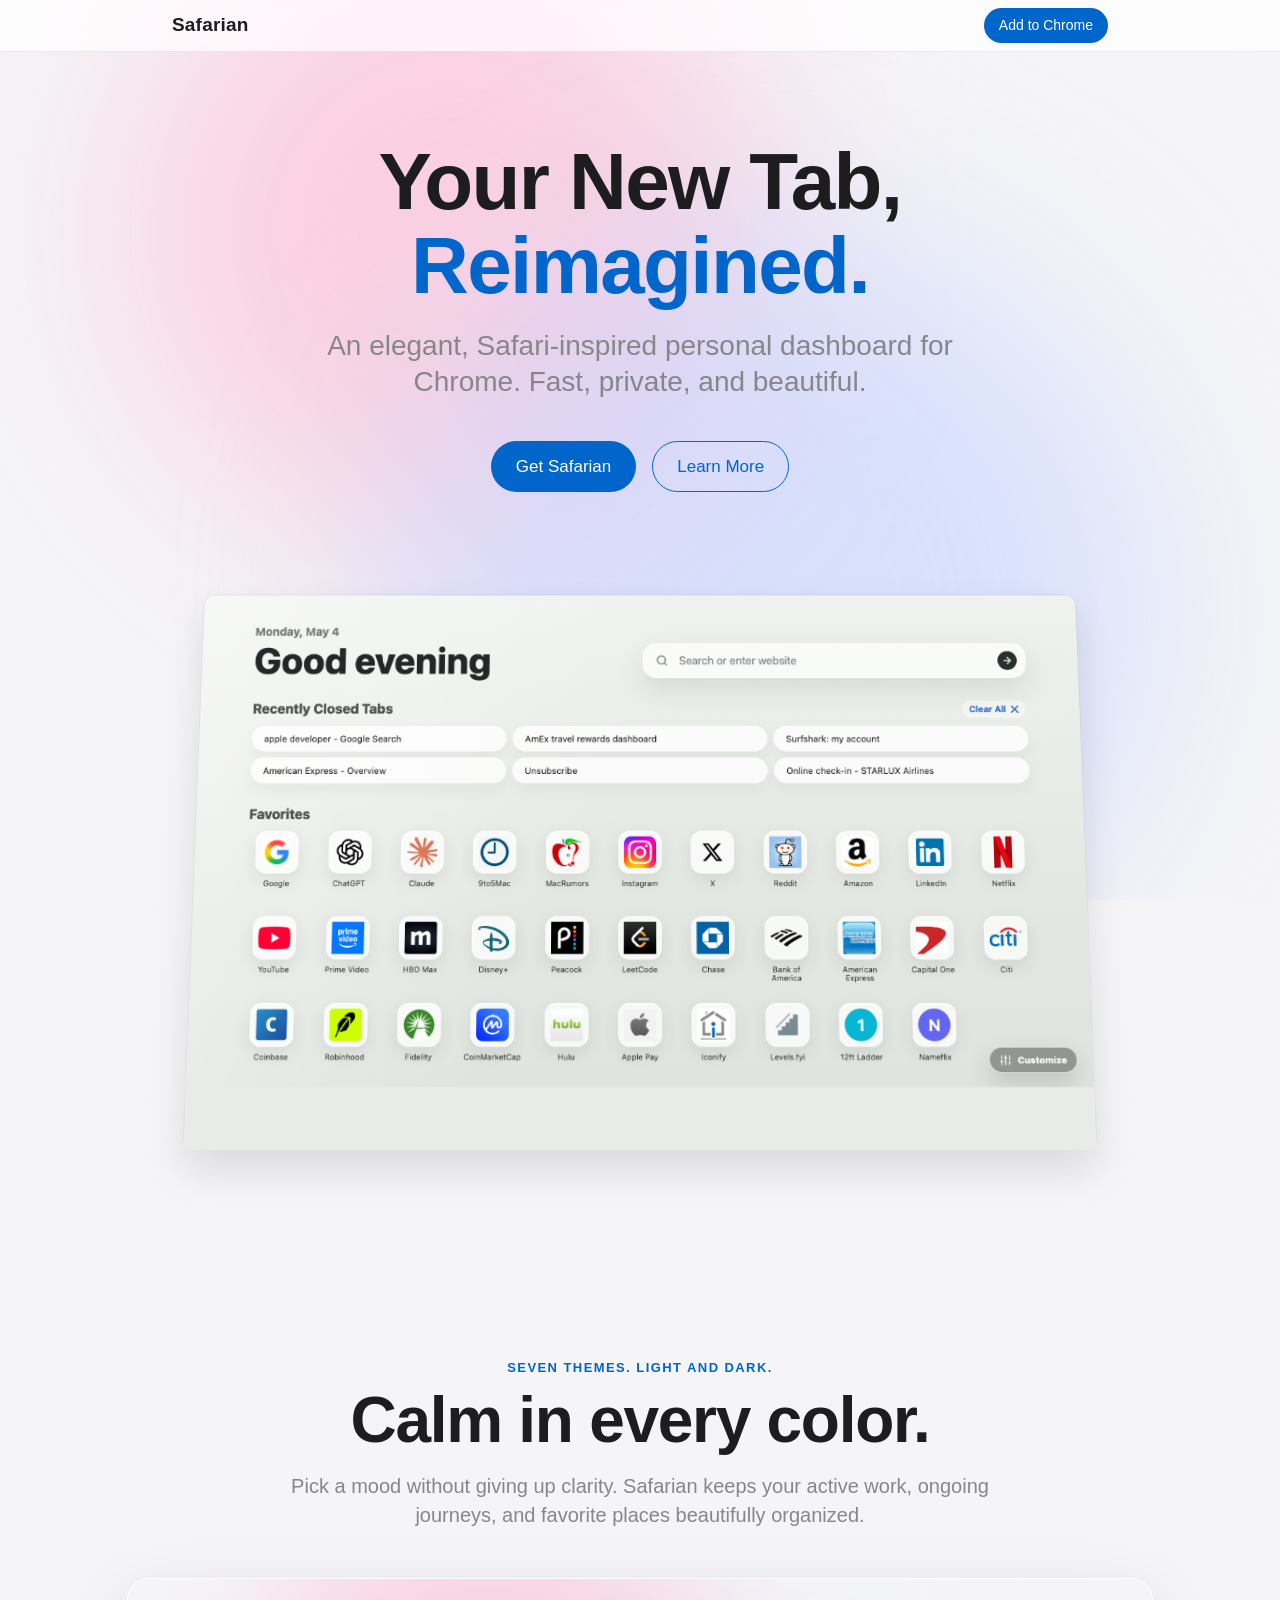
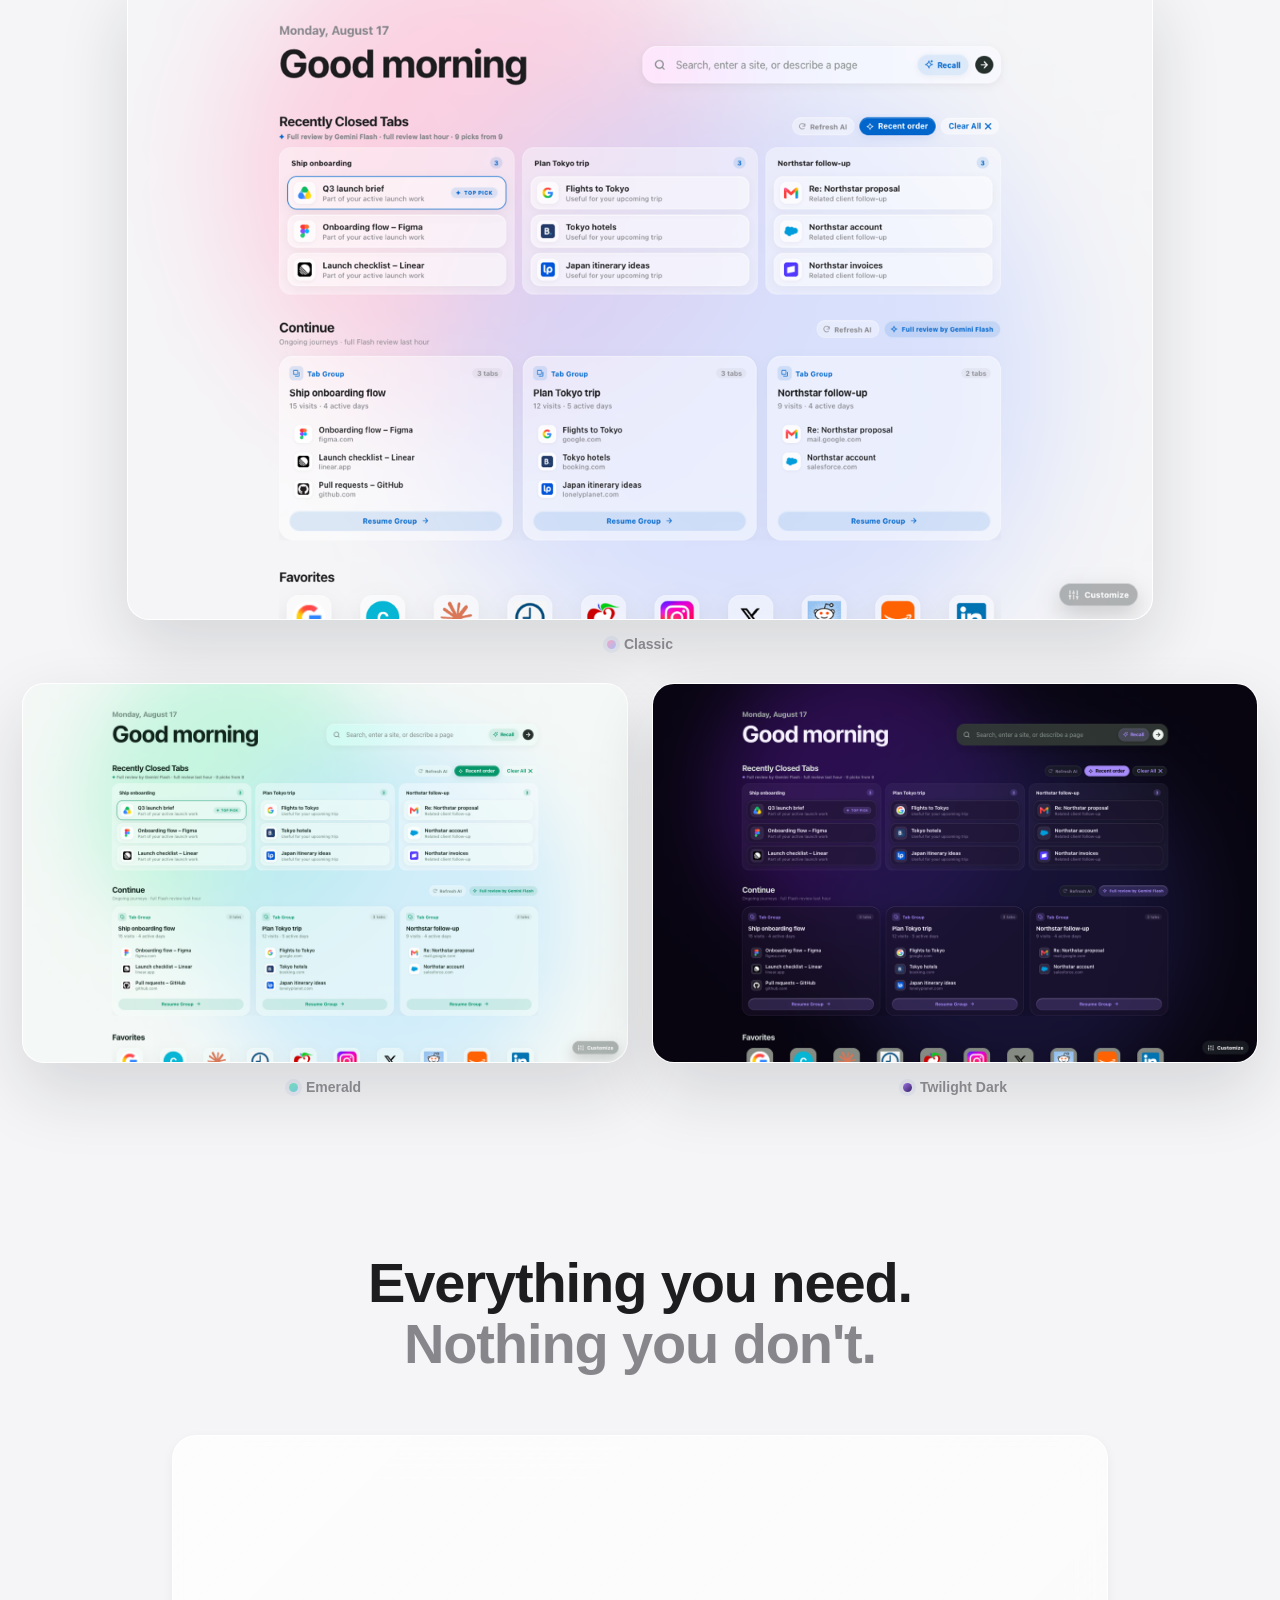
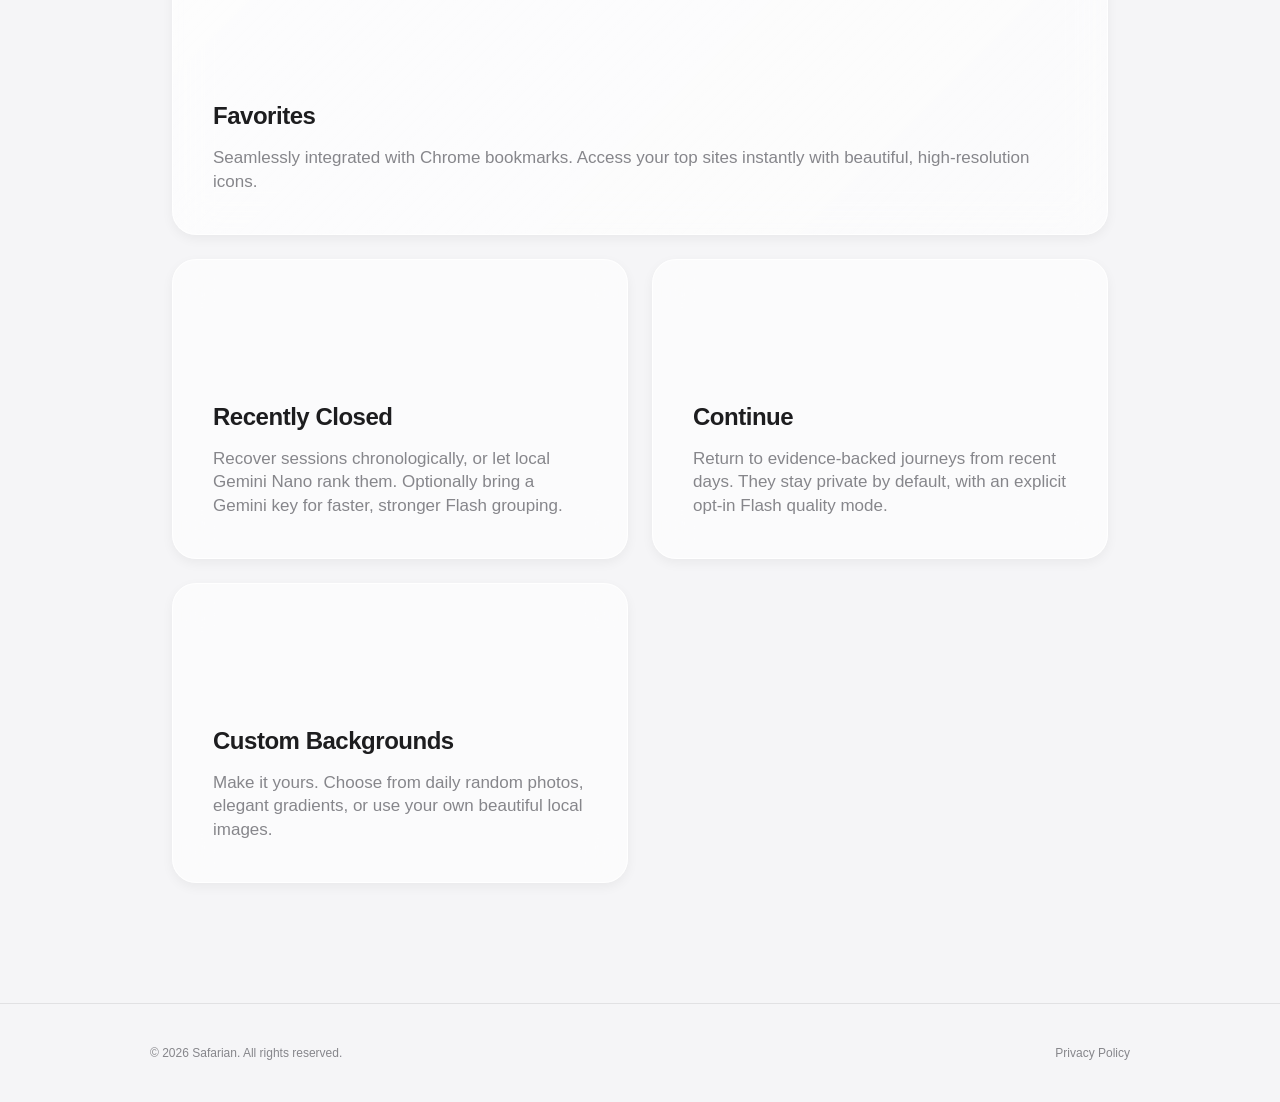
<file: docs/index.html>
<!doctype html>
<html lang="en">
<head>
  <meta charset="utf-8">
  <meta name="viewport" content="width=device-width, initial-scale=1">
  <title>Safarian - Your New Tab, Reimagined</title>
  <meta name="description" content="Safarian replaces Chrome's new tab page with an elegant, safari-inspired personal landing page featuring bookmarks, recently closed tabs, and beautiful backgrounds.">
  <link rel="canonical" href="./">
  <link rel="stylesheet" href="landing.css">
  <link rel="icon" type="image/png" href="../assets/icons/safarian-logo-128.png">
</head>
<body>
  <div class="background-blobs">
    <div class="blob blob-1"></div>
    <div class="blob blob-2"></div>
  </div>

  <nav class="navbar">
    <div class="nav-content">
      <div class="brand">
        <span class="brand-text">Safarian</span>
      </div>
      <div class="nav-links">
        <a href="https://chromewebstore.google.com/detail/cpkdiephlckepekadmgnmgackaicoebl" target="_blank" rel="noopener" class="btn btn-primary">Add to Chrome</a>
      </div>
    </div>
  </nav>

  <main>
    <section class="hero">
      <h1 class="hero-title">Your New Tab,<br><span>Reimagined.</span></h1>
      <p class="hero-subtitle">An elegant, Safari-inspired personal dashboard for Chrome. Fast, private, and beautiful.</p>
      <div class="hero-actions">
        <a href="https://chromewebstore.google.com/detail/cpkdiephlckepekadmgnmgackaicoebl" target="_blank" rel="noopener" class="btn btn-primary btn-large">Get Safarian</a>
        <a href="#features" class="btn btn-secondary btn-large">Learn More</a>
      </div>
      
      <div class="hero-image-wrapper">
        <img src="safarian-screenshot.png" alt="Safarian organizing recently closed tabs and ongoing journeys in the Classic theme" class="hero-image" loading="eager">
      </div>
    </section>

    <section class="theme-showcase" aria-labelledby="theme-showcase-title">
      <div class="showcase-heading">
        <p class="eyebrow">Seven themes. Light and dark.</p>
        <h2 id="theme-showcase-title">Calm in every color.</h2>
        <p>Pick a mood without giving up clarity. Safarian keeps your active work, ongoing journeys, and favorite places beautifully organized.</p>
      </div>
      <div class="theme-gallery">
        <figure class="theme-shot theme-shot-classic">
          <div class="theme-shot-frame">
            <img src="safarian-theme-classic-1280x800.png" alt="Safarian Classic theme with AI-organized tabs and Continue journeys" loading="lazy">
          </div>
          <figcaption><span class="theme-dot" aria-hidden="true"></span>Classic</figcaption>
        </figure>
        <figure class="theme-shot theme-shot-emerald">
          <div class="theme-shot-frame">
            <img src="safarian-theme-emerald-1280x800.png" alt="Safarian Emerald theme with AI-organized tabs and Continue journeys" loading="lazy">
          </div>
          <figcaption><span class="theme-dot" aria-hidden="true"></span>Emerald</figcaption>
        </figure>
        <figure class="theme-shot theme-shot-twilight">
          <div class="theme-shot-frame">
            <img src="safarian-theme-twilight-dark-1280x800.png" alt="Safarian Twilight Dark theme with AI-organized tabs and Continue journeys" loading="lazy">
          </div>
          <figcaption><span class="theme-dot" aria-hidden="true"></span>Twilight Dark</figcaption>
        </figure>
      </div>
    </section>

    <section id="features" class="features">
      <h2 class="section-title">Everything you need. <br><span>Nothing you don't.</span></h2>
      <div class="bento-grid">
        <div class="bento-card feature-favorites">
          <div class="bento-content">
            <h3>Favorites</h3>
            <p>Seamlessly integrated with Chrome bookmarks. Access your top sites instantly with beautiful, high-resolution icons.</p>
          </div>
        </div>
        <div class="bento-card feature-closed">
          <div class="bento-content">
            <h3>Recently Closed</h3>
            <p>Recover sessions chronologically, or let local Gemini Nano rank them. Optionally bring a Gemini key for faster, stronger Flash grouping.</p>
          </div>
        </div>
        <div class="bento-card feature-suggestions">
          <div class="bento-content">
            <h3>Continue</h3>
            <p>Return to evidence-backed journeys from recent days. They stay private by default, with an explicit opt-in Flash quality mode.</p>
          </div>
        </div>
        <div class="bento-card feature-backgrounds">
          <div class="bento-content">
            <h3>Custom Backgrounds</h3>
            <p>Make it yours. Choose from daily random photos, elegant gradients, or use your own beautiful local images.</p>
          </div>
        </div>
      </div>
    </section>
  </main>

  <footer class="footer">
    <div class="footer-content">
      <p class="copyright">&copy; 2026 Safarian. All rights reserved.</p>
      <div class="footer-links">
        <a href="privacy.html">Privacy Policy</a>
      </div>
    </div>
  </footer>
</body>
</html>
</file>
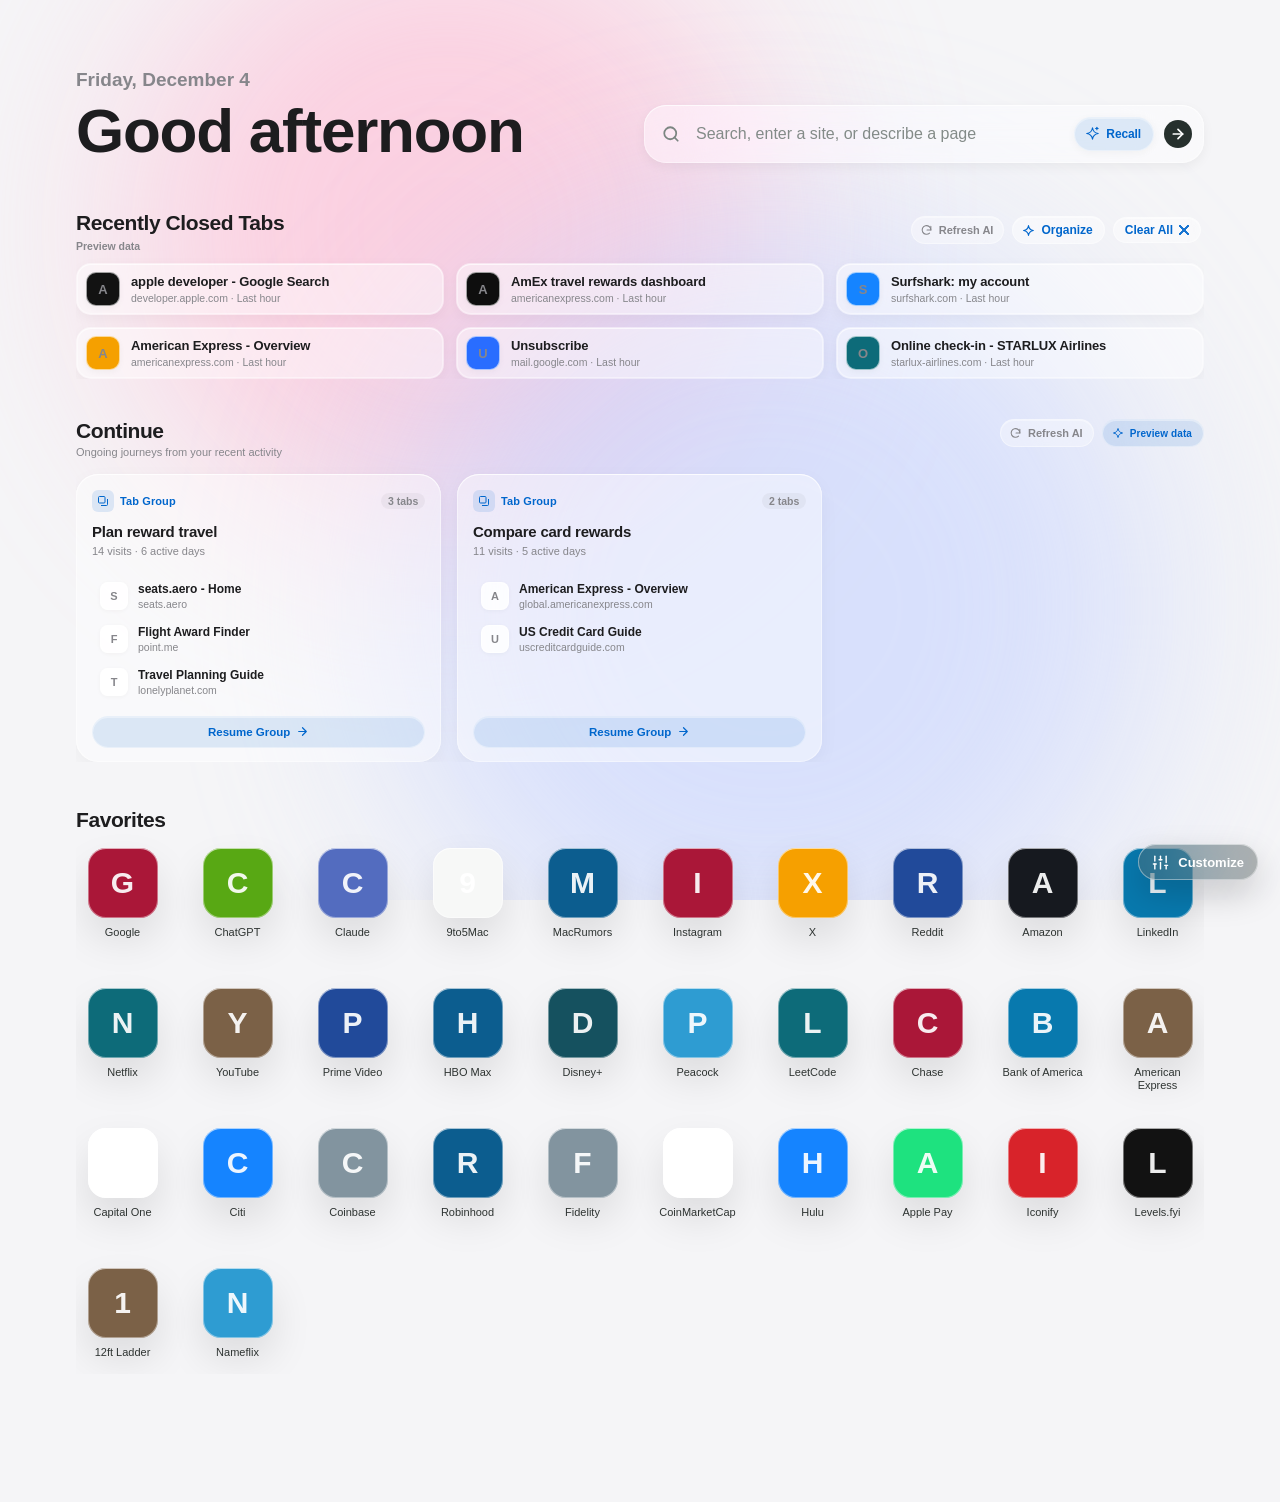
<file: newtab.html>
<!doctype html>
<html lang="en">
  <head>
    <meta charset="utf-8">
    <meta name="viewport" content="width=device-width, initial-scale=1">
    <title>Safarian</title>
    <link rel="stylesheet" href="src/styles.css">
  </head>
  <body>
    <div class="background-blobs" aria-hidden="true">
      <div class="blob blob-1"></div>
      <div class="blob blob-2"></div>
    </div>
    <div class="background-layer" id="background-layer" aria-hidden="true"></div>

    <main class="page-shell" aria-live="polite">
      <header class="dashboard-header">
        <div class="hero-copy">
          <p class="date-line" id="date-line"></p>
          <h1 id="greeting-line">New Tab</h1>
        </div>
        <div class="search-stack">
          <form class="search-form" id="search-form" role="search">
            <span class="search-icon" aria-hidden="true">
              <svg viewBox="0 0 24 24" focusable="false">
                <circle cx="11" cy="11" r="8"></circle>
                <path d="m21 21-4.35-4.35"></path>
              </svg>
            </span>
            <input id="search-input" type="search" autocomplete="off" spellcheck="false" placeholder="Search, enter a site, or describe a page">
            <button class="recall-button" id="recall-button" type="button" aria-label="Recall a page with on-device Gemini" title="Describe a page you remember, then let Gemini find it in your history">
              <svg viewBox="0 0 24 24" focusable="false" aria-hidden="true">
                <path d="M12 2.8c.7 5.2 4 8.5 9.2 9.2-5.2.7-8.5 4-9.2 9.2-.7-5.2-4-8.5-9.2-9.2 5.2-.7 8.5-4 9.2-9.2Z"></path>
                <path d="M19 2v4"></path>
                <path d="M17 4h4"></path>
              </svg>
              <span>Recall</span>
            </button>
            <button class="search-submit" type="submit" aria-label="Search">
              <svg viewBox="0 0 24 24" focusable="false" aria-hidden="true">
                <path d="M5 12h14"></path>
                <path d="m12 5 7 7-7 7"></path>
              </svg>
            </button>
          </form>

          <section class="recall-panel" id="recall-panel" aria-labelledby="recall-heading" aria-live="polite" hidden>
            <div class="recall-panel-header">
              <div>
                <span class="recall-eyebrow">
                  <svg viewBox="0 0 24 24" focusable="false" aria-hidden="true">
                    <path d="M12 3c.7 5 4 8.3 9 9-5 .7-8.3 4-9 9-.7-5-4-8.3-9-9 5-.7 8.3-4 9-9Z"></path>
                  </svg>
                  On-device Gemini
                </span>
                <h2 id="recall-heading">Recall from history</h2>
              </div>
              <button class="recall-close" id="recall-close" type="button" aria-label="Close recall results"></button>
            </div>
            <div id="recall-content"></div>
            <p class="recall-privacy">
              Page titles and URLs are processed only on this device. Nothing is sent to Safarian or a cloud AI.
            </p>
          </section>
        </div>
      </header>

      <section class="section section-recent" aria-labelledby="recent-heading">
        <div class="section-heading-row">
          <div class="recent-heading-copy">
            <h2 id="recent-heading">Recently Closed Tabs</h2>
            <p class="recent-mode-note" id="recent-mode-note" role="status" aria-live="polite" hidden></p>
          </div>
          <div class="recent-actions">
            <button class="ai-refresh-button" id="recent-ai-refresh" type="button" aria-label="Refresh AI for recently closed tabs" title="Run a fresh AI review of recently closed tabs">
              <svg viewBox="0 0 24 24" focusable="false" aria-hidden="true">
                <path d="M20 11a8 8 0 1 0-2.34 5.66"></path>
                <path d="M20 4v7h-7"></path>
              </svg>
              <span>Refresh AI</span>
            </button>
            <button class="recent-organize-button" id="recent-organize" type="button" aria-label="Organize recently closed tabs with AI" aria-pressed="false" title="Group and rank recently closed tabs with AI">
              <svg viewBox="0 0 24 24" focusable="false" aria-hidden="true">
                <path d="M12 3c.7 5 4 8.3 9 9-5 .7-8.3 4-9 9-.7-5-4-8.3-9-9 5-.7 8.3-4 9-9Z"></path>
              </svg>
              <span>Organize</span>
            </button>
            <button class="clear-button" id="clear-recent" type="button" aria-label="Clear recently closed tabs" title="Clear recently closed tabs">Clear All</button>
          </div>
        </div>
        <div class="recent-grid" id="recent-list" aria-busy="false"></div>
      </section>

      <section class="section section-continue" id="continue-section" aria-labelledby="continue-heading" aria-busy="false" hidden>
        <div class="continue-heading-row">
          <div>
            <h2 id="continue-heading">Continue</h2>
            <p id="continue-subtitle" role="status" aria-live="polite">Ongoing journeys from your recent activity</p>
          </div>
          <div class="continue-heading-actions">
            <button class="ai-refresh-button" id="continue-ai-refresh" type="button" aria-label="Refresh AI for Continue" title="Run a fresh AI review of recent activity">
              <svg viewBox="0 0 24 24" focusable="false" aria-hidden="true">
                <path d="M20 11a8 8 0 1 0-2.34 5.66"></path>
                <path d="M20 4v7h-7"></path>
              </svg>
              <span>Refresh AI</span>
            </button>
            <span class="continue-private-badge" title="AI result source">
              <svg viewBox="0 0 24 24" focusable="false" aria-hidden="true">
                <path d="M12 3c.7 5 4 8.3 9 9-5 .7-8.3 4-9 9-.7-5-4-8.3-9-9 5-.7 8.3-4 9-9Z"></path>
              </svg>
              <span id="continue-badge-label">Grouped on-device</span>
            </span>
          </div>
        </div>
        <div class="journeys-grid" id="continue-list"></div>
      </section>

      <section class="section" aria-labelledby="favorites-heading">
        <h2 id="favorites-heading">Favorites</h2>
        <div class="favorites-grid" id="favorites-list"></div>
      </section>
    </main>

    <aside class="customize-shell">
      <section class="customize-panel" id="customize-panel" hidden>
        <div class="customize-panel-header">
          <h2>Customize</h2>
          <button class="panel-close" id="customize-close" type="button" aria-label="Close customize panel"></button>
        </div>

        <div class="panel-group ai-engine-group">
          <div>
            <h3>AI engine</h3>
            <p>Choose privacy-first on-device AI or opt in to faster, stronger cloud grouping.</p>
          </div>
          <div class="ai-provider-control" role="group" aria-label="AI engine">
            <button class="ai-provider-option" type="button" data-ai-provider="local" aria-pressed="true">
              <span>On-device</span>
              <small>Private · no key</small>
            </button>
            <button class="ai-provider-option" type="button" data-ai-provider="cloud" aria-pressed="false">
              <span>Gemini Flash</span>
              <small>Full review · local updates</small>
            </button>
          </div>
          <div class="cloud-ai-setup" id="cloud-ai-setup" hidden>
            <div class="cloud-ai-disclosure">
              <strong>Before you enable cloud AI</strong>
              <p>Eligible tab titles, domains, URL paths, timing, and visit counts for Recent and Continue will be sent directly from Chrome to Google Gemini. Safarian never receives them. Each feature makes one automatic full Flash review per Chrome session; later changes are evaluated on-device.</p>
            </div>
            <label class="cloud-ai-key-field">
              <span>Gemini API key</span>
              <input id="cloud-ai-key" type="password" autocomplete="off" spellcheck="false" placeholder="Paste your Google AI Studio key">
            </label>
            <label class="cloud-ai-consent">
              <input id="cloud-ai-consent" type="checkbox">
              <span>I understand this browsing metadata will be sent to Google.</span>
            </label>
            <p class="cloud-ai-storage-note">Chrome grants access only to Google's Gemini API when you enable Flash. Your key stays in this Chrome profile, is restricted to Safarian's extension pages, and is never synced. Forget key also removes that API access. It is not protected from someone who controls this device or Chrome profile.</p>
            <div class="cloud-ai-actions">
              <button class="cloud-ai-connect" id="cloud-ai-connect" type="button">Test &amp; remember key</button>
              <button class="cloud-ai-replace" id="cloud-ai-replace" type="button" hidden>Replace key</button>
              <button class="cloud-ai-forget" id="cloud-ai-forget" type="button" hidden>Forget key</button>
              <a href="https://aistudio.google.com/app/apikey" target="_blank" rel="noreferrer">Get a key</a>
            </div>
            <p class="cloud-ai-status" id="cloud-ai-status" role="status" aria-live="polite"></p>
          </div>
        </div>

        <div class="panel-group">
          <div>
            <h3>Theme</h3>
            <p>Select a harmonious ambient palette for your start page.</p>
          </div>
          <div class="theme-grid" role="group" aria-label="Theme">
            <button class="theme-option" type="button" data-theme-option="classic" aria-pressed="false">
              <span class="theme-swatch theme-swatch-classic" aria-hidden="true">
                <span class="swatch-blob swatch-blob-1"></span>
                <span class="swatch-blob swatch-blob-2"></span>
              </span>
              <span class="theme-option-name">Classic</span>
            </button>
            <button class="theme-option" type="button" data-theme-option="sunset" aria-pressed="false">
              <span class="theme-swatch theme-swatch-sunset" aria-hidden="true">
                <span class="swatch-blob swatch-blob-1"></span>
                <span class="swatch-blob swatch-blob-2"></span>
              </span>
              <span class="theme-option-name">Sunset</span>
            </button>
            <button class="theme-option" type="button" data-theme-option="emerald" aria-pressed="false">
              <span class="theme-swatch theme-swatch-emerald" aria-hidden="true">
                <span class="swatch-blob swatch-blob-1"></span>
                <span class="swatch-blob swatch-blob-2"></span>
              </span>
              <span class="theme-option-name">Emerald</span>
            </button>
            <button class="theme-option" type="button" data-theme-option="twilight" aria-pressed="false">
              <span class="theme-swatch theme-swatch-twilight" aria-hidden="true">
                <span class="swatch-blob swatch-blob-1"></span>
                <span class="swatch-blob swatch-blob-2"></span>
              </span>
              <span class="theme-option-name">Twilight</span>
            </button>
            <button class="theme-option" type="button" data-theme-option="titanium" aria-pressed="false">
              <span class="theme-swatch theme-swatch-titanium" aria-hidden="true">
                <span class="swatch-blob swatch-blob-1"></span>
                <span class="swatch-blob swatch-blob-2"></span>
              </span>
              <span class="theme-option-name">Titanium</span>
            </button>
            <button class="theme-option" type="button" data-theme-option="rose" aria-pressed="false">
              <span class="theme-swatch theme-swatch-rose" aria-hidden="true">
                <span class="swatch-blob swatch-blob-1"></span>
                <span class="swatch-blob swatch-blob-2"></span>
              </span>
              <span class="theme-option-name">Rose</span>
            </button>
            <button class="theme-option" type="button" data-theme-option="solaris" aria-pressed="false">
              <span class="theme-swatch theme-swatch-solaris" aria-hidden="true">
                <span class="swatch-blob swatch-blob-1"></span>
                <span class="swatch-blob swatch-blob-2"></span>
              </span>
              <span class="theme-option-name">Solaris</span>
            </button>
          </div>
        </div>

        <div class="panel-group">
          <div>
            <h3>Appearance</h3>
            <p>Choose a calm light or dark surface, or follow your system setting.</p>
          </div>
          <div class="appearance-control" role="group" aria-label="Appearance">
            <button class="appearance-option" type="button" data-appearance="system">System</button>
            <button class="appearance-option" type="button" data-appearance="light">Light</button>
            <button class="appearance-option" type="button" data-appearance="dark">Dark</button>
          </div>
        </div>

        <div class="panel-group">
          <div>
            <h3>Background</h3>
            <p>Use a photo URL, upload an image, or generate a quiet random backdrop.</p>
          </div>
          <label class="background-url-field">
            <span>Image URL</span>
            <input id="background-url" type="url" placeholder="https://example.com/image.jpg">
          </label>
          <div class="panel-row">
            <button id="background-save" type="button">Use URL</button>
            <label class="background-file-button">
              <input id="background-file" type="file" accept="image/*">
              Upload
            </label>
            <button id="background-random" type="button">Random</button>
            <button id="background-clear" type="button">Clear</button>
          </div>
        </div>
      </section>

      <button class="customize-toggle" id="customize-toggle" type="button" aria-label="Customize start page" aria-expanded="false" aria-controls="customize-panel">
        <svg viewBox="0 0 24 24" aria-hidden="true">
          <path d="M4 21v-7"/>
          <path d="M4 10V3"/>
          <path d="M12 21v-9"/>
          <path d="M12 8V3"/>
          <path d="M20 21v-5"/>
          <path d="M20 12V3"/>
          <path d="M2 14h4"/>
          <path d="M10 8h4"/>
          <path d="M18 16h4"/>
        </svg>
        <span>Customize</span>
      </button>
    </aside>

    <div class="favorite-menu" id="favorite-menu" hidden>
      <button id="favorite-menu-open" type="button">Open</button>
      <button id="favorite-menu-edit" type="button">Edit</button>
      <button id="favorite-menu-remove" type="button">Remove</button>
      <hr>
      <button id="favorite-menu-add" type="button">Add Favorite</button>
      <button id="favorite-menu-refresh-icon" type="button">Refresh Icon</button>
      <button id="favorite-menu-refresh" type="button">Reload Bookmarks</button>
    </div>

    <div class="favorite-modal" id="favorite-modal" hidden>
      <form class="favorite-modal-card" id="favorite-form">
        <div class="favorite-modal-header">
          <h2 id="favorite-modal-title">Edit Favorite</h2>
          <button class="panel-close" id="favorite-cancel-x" type="button" aria-label="Close favorite editor"></button>
        </div>
        <label>
          <span>Name</span>
          <input id="favorite-title-input" type="text" autocomplete="off" required>
        </label>
        <label>
          <span>URL</span>
          <input id="favorite-url-input" type="text" autocomplete="off" required>
        </label>
        <div class="favorite-modal-actions">
          <button id="favorite-cancel" type="button">Cancel</button>
          <button type="submit">Save</button>
        </div>
      </form>
    </div>

    <script src="src/newtab.js"></script>
  </body>
</html>
</file>
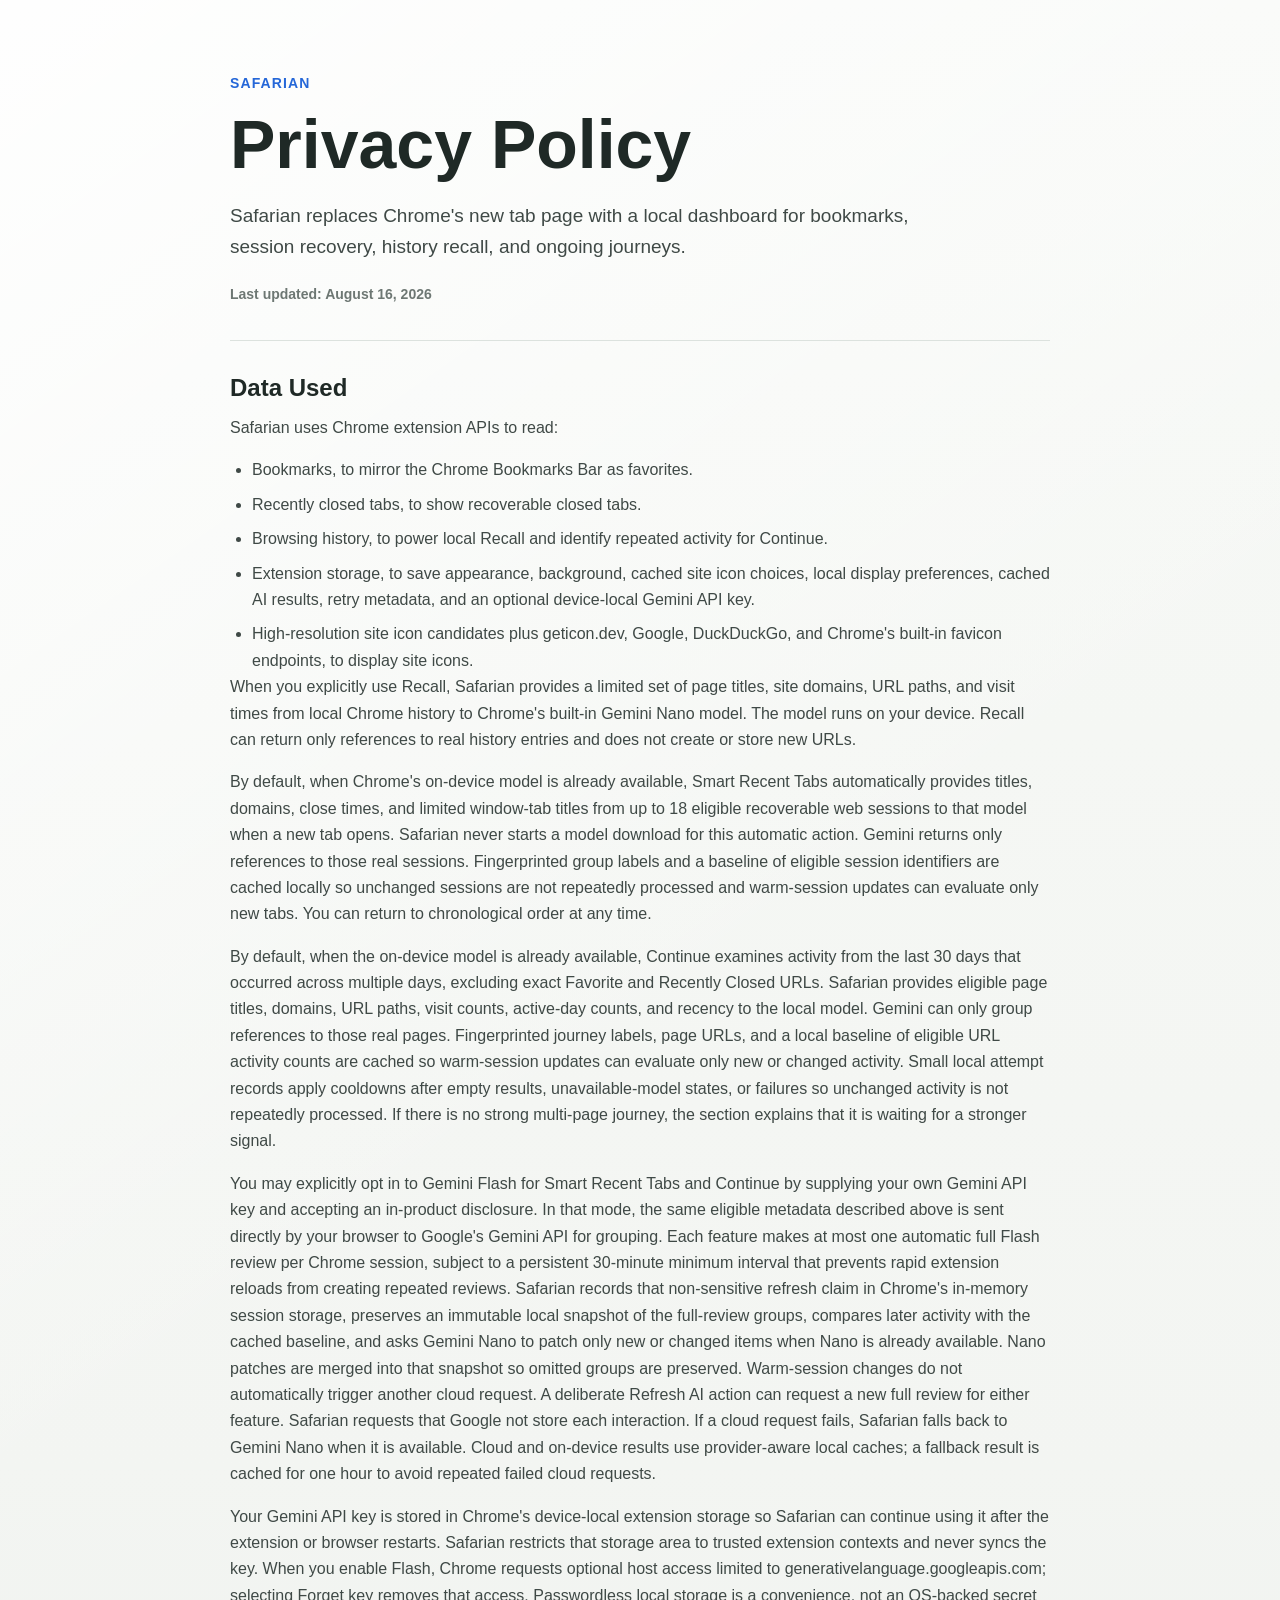
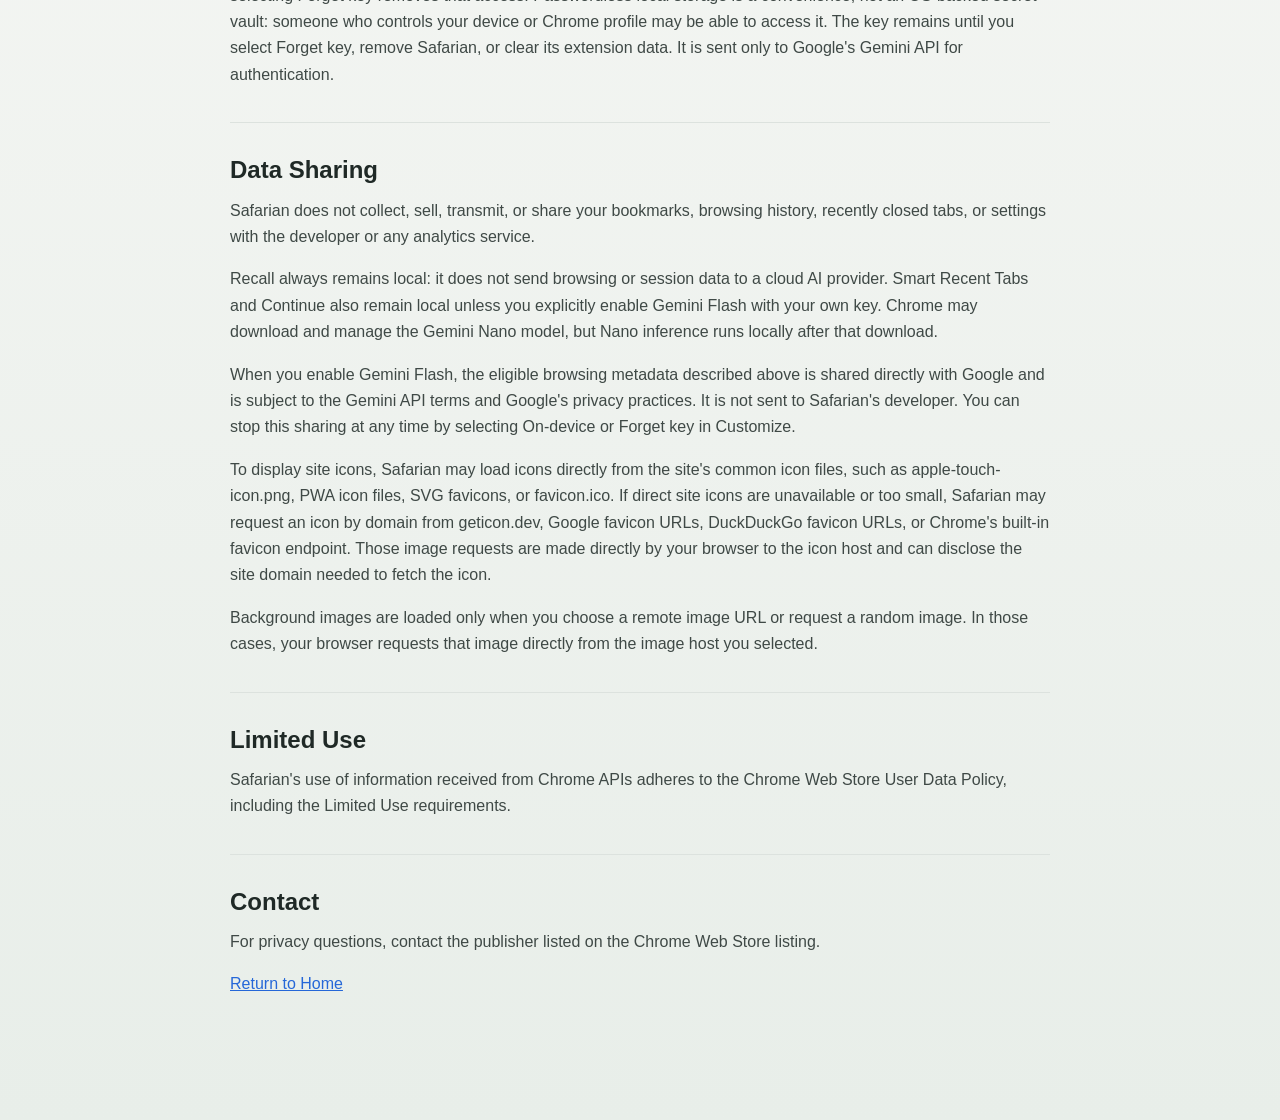
<file: docs/privacy.html>
<!doctype html>
<html lang="en">
  <head>
    <meta charset="utf-8">
    <meta name="viewport" content="width=device-width, initial-scale=1">
    <title>Safarian Privacy Policy</title>
    <meta
      name="description"
      content="Privacy policy for Safarian, a Chrome new tab extension with bookmarks, session recovery, and local-first AI."
    >
    <link rel="canonical" href="./privacy.html">
    <link rel="stylesheet" href="styles.css">
  </head>
  <body>
    <main class="policy-shell">
      <header class="policy-header">
        <p class="eyebrow">Safarian</p>
        <h1>Privacy Policy</h1>
        <p class="intro">
          Safarian replaces Chrome's new tab page with a local dashboard for bookmarks, session recovery,
          history recall, and ongoing journeys.
        </p>
        <p class="updated">Last updated: August 16, 2026</p>
      </header>

      <section class="policy-section" aria-labelledby="data-used">
        <h2 id="data-used">Data Used</h2>
        <p>Safarian uses Chrome extension APIs to read:</p>
        <ul>
          <li>Bookmarks, to mirror the Chrome Bookmarks Bar as favorites.</li>
          <li>Recently closed tabs, to show recoverable closed tabs.</li>
          <li>Browsing history, to power local Recall and identify repeated activity for Continue.</li>
          <li>Extension storage, to save appearance, background, cached site icon choices, local display preferences, cached AI results, retry metadata, and an optional device-local Gemini API key.</li>
          <li>
            High-resolution site icon candidates plus geticon.dev, Google, DuckDuckGo, and Chrome's built-in
            favicon endpoints, to display site icons.
          </li>
        </ul>
        <p>
          When you explicitly use Recall, Safarian provides a limited set of page titles, site domains, URL paths,
          and visit times from local Chrome history to Chrome's built-in Gemini Nano model. The model runs on your
          device. Recall can return only references to real history entries and does not create or store new URLs.
        </p>
        <p>
          By default, when Chrome's on-device model is already available, Smart Recent Tabs automatically provides titles,
          domains, close times, and limited window-tab titles from up to 18 eligible recoverable web sessions to that
          model when a new tab opens. Safarian never starts a model download for this automatic action. Gemini
          returns only references to those real sessions. Fingerprinted group labels and a baseline of eligible session
          identifiers are cached locally so unchanged sessions are not repeatedly processed and warm-session updates can
          evaluate only new tabs. You can return to chronological order
          at any time.
        </p>
        <p>
          By default, when the on-device model is already available, Continue examines activity from the last 30 days that
          occurred across multiple days, excluding exact Favorite and Recently Closed URLs. Safarian provides
          eligible page titles, domains, URL paths, visit counts, active-day counts, and recency to the local model.
          Gemini can only group references to those real pages. Fingerprinted journey labels, page URLs, and a local baseline
          of eligible URL activity counts are cached so warm-session updates can evaluate only new or changed activity. Small
          local attempt records apply cooldowns after empty results, unavailable-model states, or failures so unchanged
          activity is not repeatedly processed. If there is no strong multi-page journey, the section explains that it is
          waiting for a stronger signal.
        </p>
        <p>
          You may explicitly opt in to Gemini Flash for Smart Recent Tabs and Continue by supplying your own Gemini
          API key and accepting an in-product disclosure. In that mode, the same eligible metadata described above is
          sent directly by your browser to Google's Gemini API for grouping. Each feature makes at most one automatic
          full Flash review per Chrome session, subject to a persistent 30-minute minimum interval that prevents rapid
          extension reloads from creating repeated reviews. Safarian records that non-sensitive refresh claim in Chrome's
          in-memory session storage, preserves an immutable local snapshot of the full-review groups, compares later activity
          with the cached baseline, and asks Gemini Nano to patch only new or changed items when Nano is already available.
          Nano patches are merged into that snapshot so omitted groups are preserved. Warm-session changes do not automatically trigger another cloud
          request. A deliberate Refresh AI action can request a new full review for either feature. Safarian requests that Google not store
          each interaction. If a cloud request fails, Safarian falls back to Gemini Nano when it is available. Cloud
          and on-device results use provider-aware local caches; a fallback result is cached for one hour to avoid
          repeated failed cloud requests.
        </p>
        <p>
          Your Gemini API key is stored in Chrome's device-local extension storage so Safarian can continue using it
          after the extension or browser restarts. Safarian restricts that storage area to trusted extension contexts
          and never syncs the key. When you enable Flash, Chrome requests optional host access limited to
          generativelanguage.googleapis.com; selecting Forget key removes that access. Passwordless local storage is a
          convenience, not an OS-backed secret vault: someone
          who controls your device or Chrome profile may be able to access it. The key remains until you select Forget
          key, remove Safarian, or clear its extension data. It is sent only to Google's Gemini API for authentication.
        </p>
      </section>

      <section class="policy-section" aria-labelledby="data-sharing">
        <h2 id="data-sharing">Data Sharing</h2>
        <p>
          Safarian does not collect, sell, transmit, or share your bookmarks, browsing history, recently closed
          tabs, or settings with the developer or any analytics service.
        </p>
        <p>
          Recall always remains local: it does not send browsing or session data to a cloud AI provider. Smart Recent
          Tabs and Continue also remain local unless you explicitly enable Gemini Flash with your own key. Chrome may
          download and manage the Gemini Nano model, but Nano inference runs locally after that download.
        </p>
        <p>
          When you enable Gemini Flash, the eligible browsing metadata described above is shared directly with Google
          and is subject to the Gemini API terms and Google's privacy practices. It is not sent to Safarian's developer.
          You can stop this sharing at any time by selecting On-device or Forget key in Customize.
        </p>
        <p>
          To display site icons, Safarian may load icons directly from the site's common icon files, such as
          apple-touch-icon.png, PWA icon files, SVG favicons, or favicon.ico. If direct site icons are unavailable
          or too small, Safarian may request an icon by domain from geticon.dev, Google favicon URLs, DuckDuckGo
          favicon URLs, or Chrome's built-in favicon endpoint. Those image requests are made directly by your
          browser to the icon host and can disclose the site domain needed to fetch the icon.
        </p>
        <p>
          Background images are loaded only when you choose a remote image URL or request a random image. In those
          cases, your browser requests that image directly from the image host you selected.
        </p>
      </section>

      <section class="policy-section" aria-labelledby="limited-use">
        <h2 id="limited-use">Limited Use</h2>
        <p>
          Safarian's use of information received from Chrome APIs adheres to the Chrome Web Store User Data Policy,
          including the Limited Use requirements.
        </p>
      </section>

      <section class="policy-section" aria-labelledby="contact">
        <h2 id="contact">Contact</h2>
        <p>For privacy questions, contact the publisher listed on the Chrome Web Store listing.</p>
        <p><a href="./">Return to Home</a></p>
      </section>
    </main>
  </body>
</html>
</file>
<file: docs/landing.css>
:root {
  --bg-color: #f5f5f7;
  --text-color: #1d1d1f;
  --text-secondary: #86868b;
  --nav-bg: rgba(255, 255, 255, 0.72);
  --nav-border: rgba(0, 0, 0, 0.08);
  --card-bg: rgba(255, 255, 255, 0.6);
  --card-border: rgba(255, 255, 255, 0.8);
  --accent-color: #0066cc;
  --accent-hover: #0077ed;
  --shadow-sm: 0 4px 12px rgba(0, 0, 0, 0.05);
  --shadow-lg: 0 20px 40px rgba(0, 0, 0, 0.1);
  --blob-1: #ffb8d2;
  --blob-2: #c5d2ff;
  
  color-scheme: light dark;
}

@media (prefers-color-scheme: dark) {
  :root {
    --bg-color: #000000;
    --text-color: #f5f5f7;
    --text-secondary: #86868b;
    --nav-bg: rgba(29, 29, 31, 0.72);
    --nav-border: rgba(255, 255, 255, 0.1);
    --card-bg: rgba(29, 29, 31, 0.6);
    --card-border: rgba(255, 255, 255, 0.1);
    --accent-color: #2997ff;
    --accent-hover: #31a1ff;
    --shadow-sm: 0 4px 12px rgba(0, 0, 0, 0.3);
    --shadow-lg: 0 30px 60px rgba(0, 0, 0, 0.4);
    --blob-1: #5b283d;
    --blob-2: #1e2d5c;
  }
}

* {
  box-sizing: border-box;
  margin: 0;
  padding: 0;
}

body {
  font-family: -apple-system, BlinkMacSystemFont, "SF Pro Display", "SF Pro Text", "Helvetica Neue", sans-serif;
  background-color: var(--bg-color);
  color: var(--text-color);
  line-height: 1.5;
  -webkit-font-smoothing: antialiased;
  -moz-osx-font-smoothing: grayscale;
  overflow-x: hidden;
}

/* Background Gradients */
.background-blobs {
  position: fixed;
  top: 0;
  left: 0;
  width: 100vw;
  height: 100vh;
  z-index: -1;
  overflow: hidden;
  pointer-events: none;
}

.blob {
  position: absolute;
  border-radius: 50%;
  filter: blur(100px);
  opacity: 0.6;
  animation: float 20s infinite ease-in-out alternate;
}

.blob-1 {
  top: -10%;
  left: 10%;
  width: 50vw;
  height: 50vw;
  background-color: var(--blob-1);
}

.blob-2 {
  bottom: -10%;
  right: 10%;
  width: 60vw;
  height: 60vw;
  background-color: var(--blob-2);
  animation-delay: -10s;
}

@keyframes float {
  0% { transform: translate(0, 0) scale(1); }
  100% { transform: translate(10%, 10%) scale(1.1); }
}

/* Navbar */
.navbar {
  position: fixed;
  top: 0;
  width: 100%;
  height: 52px;
  background: var(--nav-bg);
  backdrop-filter: saturate(180%) blur(20px);
  -webkit-backdrop-filter: saturate(180%) blur(20px);
  border-bottom: 1px solid var(--nav-border);
  z-index: 100;
  display: flex;
  justify-content: center;
}

.nav-content {
  width: 100%;
  max-width: 980px;
  display: flex;
  justify-content: space-between;
  align-items: center;
  padding: 0 22px;
}

.brand-text {
  font-weight: 600;
  font-size: 19px;
  letter-spacing: 0.01em;
}

/* Buttons */
.btn {
  display: inline-block;
  padding: 6px 14px;
  border-radius: 980px;
  font-size: 14px;
  font-weight: 400;
  text-decoration: none;
  transition: all 0.2s ease;
  cursor: pointer;
}

.btn-primary {
  background-color: var(--accent-color);
  color: #fff;
  border: 1px solid transparent;
}

.btn-primary:hover {
  background-color: var(--accent-hover);
}

.btn-secondary {
  background-color: transparent;
  color: var(--accent-color);
  border: 1px solid var(--accent-color);
}

.btn-secondary:hover {
  background-color: rgba(0, 102, 204, 0.05);
}

.btn-large {
  padding: 12px 24px;
  font-size: 17px;
}

/* Typography */
h1, h2, h3 {
  letter-spacing: -0.02em;
}

/* Hero Section */
.hero {
  padding-top: 140px;
  text-align: center;
  max-width: 980px;
  margin: 0 auto;
  padding-bottom: 60px;
}

.hero-title {
  font-size: clamp(48px, 8vw, 80px);
  font-weight: 700;
  line-height: 1.05;
  margin-bottom: 20px;
}

.hero-title span {
  color: var(--accent-color);
}

.hero-subtitle {
  font-size: clamp(20px, 4vw, 28px);
  font-weight: 400;
  color: var(--text-secondary);
  max-width: 700px;
  margin: 0 auto 40px;
  line-height: 1.3;
}

.hero-actions {
  display: flex;
  gap: 16px;
  justify-content: center;
  margin-bottom: 80px;
}

/* Hero Image */
.hero-image-wrapper {
  position: relative;
  max-width: 1000px;
  margin: 0 auto;
  padding: 0 20px;
  perspective: 1000px;
}

.hero-image {
  width: 100%;
  height: auto;
  border-radius: 12px;
  box-shadow: var(--shadow-lg);
  border: 1px solid var(--nav-border);
  transform: rotateX(5deg) scale(0.95);
  transition: transform 0.8s cubic-bezier(0.2, 0.8, 0.2, 1);
}

.hero-image:hover {
  transform: rotateX(0deg) scale(1);
}

/* Theme showcase */
.theme-showcase {
  width: min(1380px, calc(100% - 44px));
  margin: 40px auto 0;
  padding: 90px 0 70px;
}

.showcase-heading {
  max-width: 720px;
  margin: 0 auto 48px;
  text-align: center;
}

.eyebrow {
  margin-bottom: 10px;
  color: var(--accent-color);
  font-size: 13px;
  font-weight: 700;
  letter-spacing: 0.11em;
  text-transform: uppercase;
}

.showcase-heading h2 {
  margin-bottom: 18px;
  font-size: clamp(38px, 6vw, 64px);
  line-height: 1.05;
}

.showcase-heading > p:last-child {
  color: var(--text-secondary);
  font-size: 20px;
  line-height: 1.45;
}

.theme-gallery {
  display: grid;
  grid-template-columns: repeat(12, minmax(0, 1fr));
  align-items: start;
  gap: 24px;
}

.theme-shot {
  grid-column: span 6;
  min-width: 0;
}

.theme-shot:first-child {
  grid-column: 2 / span 10;
}

.theme-shot-frame {
  overflow: hidden;
  border: 1px solid var(--card-border);
  border-radius: 22px;
  background: var(--card-bg);
  box-shadow: 0 28px 70px rgba(22, 30, 38, 0.14);
  transition: transform 300ms cubic-bezier(0.2, 0.8, 0.2, 1), box-shadow 300ms ease;
}

.theme-shot:hover .theme-shot-frame {
  transform: translateY(-5px);
  box-shadow: 0 34px 80px rgba(22, 30, 38, 0.2);
}

.theme-shot img {
  display: block;
  width: 100%;
  height: auto;
}

.theme-shot figcaption {
  display: flex;
  align-items: center;
  justify-content: center;
  gap: 8px;
  padding: 14px 0 4px;
  color: var(--text-secondary);
  font-size: 14px;
  font-weight: 650;
}

.theme-dot {
  width: 9px;
  height: 9px;
  border-radius: 50%;
  background: linear-gradient(135deg, #f3a7c2, #a9bdf7);
  box-shadow: 0 0 0 4px rgba(115, 134, 201, 0.1);
}

.theme-shot-emerald .theme-dot {
  background: linear-gradient(135deg, #71ddb7, #7bc6db);
}

.theme-shot-twilight .theme-dot {
  background: linear-gradient(135deg, #9d70e8, #342060);
}

/* Features */
.features {
  max-width: 980px;
  margin: 0 auto;
  padding: 80px 22px;
}

.section-title {
  text-align: center;
  font-size: clamp(36px, 6vw, 56px);
  font-weight: 700;
  margin-bottom: 60px;
  line-height: 1.1;
}

.section-title span {
  color: var(--text-secondary);
}

.bento-grid {
  display: grid;
  grid-template-columns: repeat(2, 1fr);
  gap: 24px;
}

.bento-card {
  background: var(--card-bg);
  backdrop-filter: blur(20px);
  -webkit-backdrop-filter: blur(20px);
  border: 1px solid var(--card-border);
  border-radius: 24px;
  padding: 40px;
  min-height: 300px;
  box-shadow: var(--shadow-sm);
  transition: transform 0.3s ease;
  display: flex;
  flex-direction: column;
  justify-content: flex-end;
}

.bento-card:hover {
  transform: translateY(-4px);
}

.bento-content h3 {
  font-size: 24px;
  font-weight: 600;
  margin-bottom: 12px;
}

.bento-content p {
  color: var(--text-secondary);
  font-size: 17px;
  line-height: 1.4;
}

/* Feature specific styling */
.feature-favorites {
  grid-column: span 2;
  min-height: 400px;
  background-image: linear-gradient(135deg, rgba(255,255,255,0.4) 0%, rgba(255,255,255,0) 100%);
}

@media (prefers-color-scheme: dark) {
  .feature-favorites {
    background-image: linear-gradient(135deg, rgba(255,255,255,0.05) 0%, rgba(255,255,255,0) 100%);
  }
}

/* Footer */
.footer {
  border-top: 1px solid var(--nav-border);
  padding: 40px 22px;
  margin-top: 40px;
}

.footer-content {
  max-width: 980px;
  margin: 0 auto;
  display: flex;
  justify-content: space-between;
  align-items: center;
  font-size: 12px;
  color: var(--text-secondary);
}

.footer-links a {
  color: var(--text-secondary);
  text-decoration: none;
  margin-left: 20px;
}

.footer-links a:hover {
  color: var(--text-color);
  text-decoration: underline;
}

@media (max-width: 768px) {
  .theme-showcase {
    width: min(100% - 28px, 680px);
    padding: 56px 0 30px;
  }
  .showcase-heading {
    margin-bottom: 30px;
  }
  .showcase-heading > p:last-child {
    font-size: 17px;
  }
  .theme-gallery {
    display: flex;
    flex-direction: column;
  }
  .theme-shot,
  .theme-shot:first-child {
    width: 100%;
  }
  .bento-grid {
    grid-template-columns: 1fr;
  }
  .feature-favorites {
    grid-column: 1;
    min-height: 300px;
  }
  .hero-actions {
    flex-direction: column;
    padding: 0 20px;
  }
  .footer-content {
    flex-direction: column;
    gap: 16px;
    text-align: center;
  }
}

@media (prefers-reduced-motion: reduce) {
  *,
  *::before,
  *::after {
    scroll-behavior: auto !important;
    animation-duration: 0.01ms !important;
    animation-iteration-count: 1 !important;
    transition-duration: 0.01ms !important;
  }
}
</file>
<file: src/styles.css>
/* --- THEME DESIGN SYSTEM TOKENS --- */

/* 1. Safari Classic (Default) */
:root,
:root[data-theme-name="classic"] {
  --page-bg: #f5f5f7;
  --ink: #1d1d1f;
  --text: #454b49;
  --muted: #86868b;
  --line: rgba(0, 0, 0, 0.08);
  --glass: rgba(255, 255, 255, 0.45);
  --glass-strong: rgba(255, 255, 255, 0.65);
  --glass-border: rgba(255, 255, 255, 0.4);
  --accent: #0066cc;
  --accent-hover: #0055b3;
  --accent-subtle: rgba(0, 102, 204, 0.12);
  --focus-glow: rgba(87, 126, 214, 0.14);
  --focus-border: rgba(82, 119, 196, 0.5);
  --shadow-soft: 0 4px 12px rgba(0, 0, 0, 0.05);
  --shadow-small: 0 20px 40px rgba(0, 0, 0, 0.1);
  --blob-1: #ffb8d2;
  --blob-2: #c5d2ff;
  color-scheme: light;
}

/* 2. Tahoe Sunset */
:root[data-theme-name="sunset"] {
  --page-bg: #fbf7f4;
  --ink: #291811;
  --text: #59453b;
  --muted: #9a8277;
  --line: rgba(180, 100, 60, 0.1);
  --glass: rgba(255, 248, 242, 0.5);
  --glass-strong: rgba(255, 248, 242, 0.72);
  --glass-border: rgba(255, 255, 255, 0.5);
  --accent: #d95a2b;
  --accent-hover: #c24b20;
  --accent-subtle: rgba(217, 90, 43, 0.12);
  --focus-glow: rgba(217, 90, 43, 0.16);
  --focus-border: rgba(217, 90, 43, 0.5);
  --shadow-soft: 0 4px 12px rgba(90, 40, 15, 0.05);
  --shadow-small: 0 20px 40px rgba(90, 40, 15, 0.09);
  --blob-1: #ffd0a8;
  --blob-2: #ffb2ba;
  color-scheme: light;
}

/* 3. Pacific Emerald */
:root[data-theme-name="emerald"] {
  --page-bg: #f4f8f6;
  --ink: #11241c;
  --text: #3a5247;
  --muted: #748f83;
  --line: rgba(40, 120, 90, 0.1);
  --glass: rgba(242, 252, 248, 0.5);
  --glass-strong: rgba(242, 252, 248, 0.72);
  --glass-border: rgba(255, 255, 255, 0.5);
  --accent: #059669;
  --accent-hover: #047857;
  --accent-subtle: rgba(5, 150, 105, 0.12);
  --focus-glow: rgba(5, 150, 105, 0.16);
  --focus-border: rgba(5, 150, 105, 0.5);
  --shadow-soft: 0 4px 12px rgba(10, 60, 40, 0.05);
  --shadow-small: 0 20px 40px rgba(10, 60, 40, 0.09);
  --blob-1: #a7f3d0;
  --blob-2: #bae6fd;
  color-scheme: light;
}

/* 4. Yosemite Twilight */
:root[data-theme-name="twilight"] {
  --page-bg: #f8f6fc;
  --ink: #21172f;
  --text: #534569;
  --muted: #8b7c9f;
  --line: rgba(120, 80, 190, 0.1);
  --glass: rgba(250, 246, 255, 0.52);
  --glass-strong: rgba(250, 246, 255, 0.72);
  --glass-border: rgba(255, 255, 255, 0.52);
  --accent: #7c3aed;
  --accent-hover: #6d28d9;
  --accent-subtle: rgba(124, 58, 237, 0.12);
  --focus-glow: rgba(124, 58, 237, 0.16);
  --focus-border: rgba(124, 58, 237, 0.5);
  --shadow-soft: 0 4px 12px rgba(60, 30, 90, 0.05);
  --shadow-small: 0 20px 40px rgba(60, 30, 90, 0.09);
  --blob-1: #e9d5ff;
  --blob-2: #c7d2fe;
  color-scheme: light;
}

/* 5. Nordic Titanium */
:root[data-theme-name="titanium"] {
  --page-bg: #f3f4f6;
  --ink: #111827;
  --text: #374151;
  --muted: #6b7280;
  --line: rgba(0, 0, 0, 0.08);
  --glass: rgba(248, 250, 252, 0.55);
  --glass-strong: rgba(248, 250, 252, 0.75);
  --glass-border: rgba(255, 255, 255, 0.5);
  --accent: #2563eb;
  --accent-hover: #1d4ed8;
  --accent-subtle: rgba(37, 99, 235, 0.12);
  --focus-glow: rgba(37, 99, 235, 0.15);
  --focus-border: rgba(37, 99, 235, 0.5);
  --shadow-soft: 0 4px 12px rgba(30, 41, 59, 0.05);
  --shadow-small: 0 20px 40px rgba(30, 41, 59, 0.09);
  --blob-1: #cbd5e1;
  --blob-2: #dbeafe;
  color-scheme: light;
}

/* 6. Desert Rose */
:root[data-theme-name="rose"] {
  --page-bg: #faf5f6;
  --ink: #29151c;
  --text: #593c47;
  --muted: #9c7a87;
  --line: rgba(180, 80, 110, 0.1);
  --glass: rgba(255, 246, 248, 0.52);
  --glass-strong: rgba(255, 246, 248, 0.72);
  --glass-border: rgba(255, 255, 255, 0.5);
  --accent: #e11d48;
  --accent-hover: #be123c;
  --accent-subtle: rgba(225, 29, 72, 0.12);
  --focus-glow: rgba(225, 29, 72, 0.16);
  --focus-border: rgba(225, 29, 72, 0.5);
  --shadow-soft: 0 4px 12px rgba(90, 20, 45, 0.05);
  --shadow-small: 0 20px 40px rgba(90, 20, 45, 0.09);
  --blob-1: #fecdd3;
  --blob-2: #fde68a;
  color-scheme: light;
}

/* 7. Solaris Gold */
:root[data-theme-name="solaris"] {
  --page-bg: #fdfbf6;
  --ink: #29200f;
  --text: #59492a;
  --muted: #968460;
  --line: rgba(160, 120, 40, 0.1);
  --glass: rgba(255, 252, 242, 0.55);
  --glass-strong: rgba(255, 252, 242, 0.74);
  --glass-border: rgba(255, 255, 255, 0.52);
  --accent: #d97706;
  --accent-hover: #b45309;
  --accent-subtle: rgba(217, 119, 6, 0.12);
  --focus-glow: rgba(217, 119, 6, 0.16);
  --focus-border: rgba(217, 119, 6, 0.5);
  --shadow-soft: 0 4px 12px rgba(90, 60, 10, 0.05);
  --shadow-small: 0 20px 40px rgba(90, 60, 10, 0.09);
  --blob-1: #fef08a;
  --blob-2: #fed7aa;
  color-scheme: light;
}

/* --- DARK MODE PALETTES --- */

/* 1. Classic Dark */
:root[data-theme="dark"],
:root[data-theme-name="classic"][data-theme="dark"] {
  --page-bg: #000000;
  --ink: #f5f5f7;
  --text: #c8d0cc;
  --muted: #86868b;
  --line: rgba(255, 255, 255, 0.1);
  --glass: rgba(29, 29, 31, 0.45);
  --glass-strong: rgba(29, 29, 31, 0.65);
  --glass-border: rgba(255, 255, 255, 0.15);
  --accent: #2997ff;
  --accent-hover: #47a7ff;
  --accent-subtle: rgba(41, 151, 255, 0.18);
  --focus-glow: rgba(138, 180, 255, 0.16);
  --focus-border: rgba(138, 180, 255, 0.45);
  --shadow-soft: 0 4px 12px rgba(0, 0, 0, 0.3);
  --shadow-small: 0 30px 60px rgba(0, 0, 0, 0.4);
  --blob-1: #5b283d;
  --blob-2: #1e2d5c;
  color-scheme: dark;
}

/* 2. Sunset Dark */
:root[data-theme-name="sunset"][data-theme="dark"] {
  --page-bg: #0d0806;
  --ink: #fef5ee;
  --text: #dcc3b6;
  --muted: #967d71;
  --line: rgba(255, 180, 140, 0.1);
  --glass: rgba(32, 20, 16, 0.52);
  --glass-strong: rgba(38, 24, 19, 0.72);
  --glass-border: rgba(255, 200, 160, 0.16);
  --accent: #ff8a4c;
  --accent-hover: #ffa06d;
  --accent-subtle: rgba(255, 138, 76, 0.18);
  --focus-glow: rgba(255, 138, 76, 0.2);
  --focus-border: rgba(255, 138, 76, 0.5);
  --shadow-soft: 0 4px 12px rgba(0, 0, 0, 0.35);
  --shadow-small: 0 30px 60px rgba(0, 0, 0, 0.45);
  --blob-1: #66250a;
  --blob-2: #4a1226;
  color-scheme: dark;
}

/* 3. Emerald Dark */
:root[data-theme-name="emerald"][data-theme="dark"] {
  --page-bg: #040d09;
  --ink: #eff8f3;
  --text: #b6d6c7;
  --muted: #729183;
  --line: rgba(100, 240, 180, 0.1);
  --glass: rgba(12, 30, 22, 0.54);
  --glass-strong: rgba(15, 38, 28, 0.72);
  --glass-border: rgba(160, 255, 210, 0.15);
  --accent: #34d399;
  --accent-hover: #5eead4;
  --accent-subtle: rgba(52, 211, 153, 0.18);
  --focus-glow: rgba(52, 211, 153, 0.2);
  --focus-border: rgba(52, 211, 153, 0.5);
  --shadow-soft: 0 4px 12px rgba(0, 0, 0, 0.35);
  --shadow-small: 0 30px 60px rgba(0, 0, 0, 0.45);
  --blob-1: #064e3b;
  --blob-2: #093444;
  color-scheme: dark;
}

/* 4. Twilight Dark */
:root[data-theme-name="twilight"][data-theme="dark"] {
  --page-bg: #080511;
  --ink: #f7f2ff;
  --text: #cec2e7;
  --muted: #82749a;
  --line: rgba(190, 150, 255, 0.1);
  --glass: rgba(26, 17, 43, 0.56);
  --glass-strong: rgba(33, 22, 54, 0.74);
  --glass-border: rgba(210, 180, 255, 0.16);
  --accent: #a78bfa;
  --accent-hover: #c4b5fd;
  --accent-subtle: rgba(167, 139, 250, 0.18);
  --focus-glow: rgba(167, 139, 250, 0.22);
  --focus-border: rgba(167, 139, 250, 0.5);
  --shadow-soft: 0 4px 12px rgba(0, 0, 0, 0.35);
  --shadow-small: 0 30px 60px rgba(0, 0, 0, 0.45);
  --blob-1: #431478;
  --blob-2: #1e1b4b;
  color-scheme: dark;
}

/* 5. Titanium Dark */
:root[data-theme-name="titanium"][data-theme="dark"] {
  --page-bg: #0a0d12;
  --ink: #f1f5f9;
  --text: #cbd5e1;
  --muted: #64748b;
  --line: rgba(255, 255, 255, 0.1);
  --glass: rgba(22, 28, 36, 0.58);
  --glass-strong: rgba(28, 36, 46, 0.75);
  --glass-border: rgba(255, 255, 255, 0.15);
  --accent: #60a5fa;
  --accent-hover: #93c5fd;
  --accent-subtle: rgba(96, 165, 250, 0.18);
  --focus-glow: rgba(96, 165, 250, 0.2);
  --focus-border: rgba(96, 165, 250, 0.5);
  --shadow-soft: 0 4px 12px rgba(0, 0, 0, 0.35);
  --shadow-small: 0 30px 60px rgba(0, 0, 0, 0.45);
  --blob-1: #1e293b;
  --blob-2: #0e2942;
  color-scheme: dark;
}

/* 6. Rose Dark */
:root[data-theme-name="rose"][data-theme="dark"] {
  --page-bg: #0f0508;
  --ink: #fff1f4;
  --text: #deb8c4;
  --muted: #8e6876;
  --line: rgba(255, 160, 190, 0.1);
  --glass: rgba(36, 14, 23, 0.56);
  --glass-strong: rgba(45, 18, 29, 0.74);
  --glass-border: rgba(255, 180, 200, 0.16);
  --accent: #fb7185;
  --accent-hover: #fda4af;
  --accent-subtle: rgba(251, 113, 133, 0.18);
  --focus-glow: rgba(251, 113, 133, 0.22);
  --focus-border: rgba(251, 113, 133, 0.5);
  --shadow-soft: 0 4px 12px rgba(0, 0, 0, 0.35);
  --shadow-small: 0 30px 60px rgba(0, 0, 0, 0.45);
  --blob-1: #4c0519;
  --blob-2: #431407;
  color-scheme: dark;
}

/* 7. Solaris Dark */
:root[data-theme-name="solaris"][data-theme="dark"] {
  --page-bg: #0c0903;
  --ink: #fefcf2;
  --text: #ded0b0;
  --muted: #8e7f5f;
  --line: rgba(255, 210, 100, 0.1);
  --glass: rgba(32, 24, 10, 0.58);
  --glass-strong: rgba(40, 30, 12, 0.75);
  --glass-border: rgba(255, 225, 140, 0.16);
  --accent: #fbbf24;
  --accent-hover: #fcd34d;
  --accent-subtle: rgba(251, 191, 36, 0.18);
  --focus-glow: rgba(251, 191, 36, 0.22);
  --focus-border: rgba(251, 191, 36, 0.5);
  --shadow-soft: 0 4px 12px rgba(0, 0, 0, 0.35);
  --shadow-small: 0 30px 60px rgba(0, 0, 0, 0.45);
  --blob-1: #451a03;
  --blob-2: #352500;
  color-scheme: dark;
}

* {
  box-sizing: border-box;
}

html {
  min-height: 100%;
  background: var(--page-bg);
}

body {
  position: relative;
  min-height: 100vh;
  margin: 0;
  background-color: var(--page-bg);
  color: var(--text);
  font-family: -apple-system, BlinkMacSystemFont, "SF Pro Display", "SF Pro Text", "Helvetica Neue", sans-serif;
  font-size: 14px;
  letter-spacing: 0;
  -webkit-font-smoothing: antialiased;
  -moz-osx-font-smoothing: grayscale;
  transition: background-color 300ms cubic-bezier(0.2, 0.8, 0.2, 1), color 300ms ease;
}

:root[data-theme="dark"] body {
  background-color: var(--page-bg);
}

/* Background Gradients */
.background-blobs {
  position: fixed;
  top: 0;
  left: 0;
  width: 100vw;
  height: 100vh;
  z-index: 0;
  overflow: hidden;
  pointer-events: none;
  transition: opacity 220ms ease;
}

.blob {
  position: absolute;
  border-radius: 50%;
  filter: blur(100px);
  opacity: 0.6;
  animation: float 20s infinite ease-in-out alternate;
  will-change: transform;
  transition: background-color 450ms cubic-bezier(0.2, 0.8, 0.2, 1);
}

.blob-1 {
  top: -10%;
  left: 10%;
  width: 50vw;
  height: 50vw;
  background-color: var(--blob-1);
}

.blob-2 {
  bottom: -10%;
  right: 10%;
  width: 60vw;
  height: 60vw;
  background-color: var(--blob-2);
  animation-delay: -10s;
}

@keyframes float {
  0% { transform: translate(0, 0) scale(1); }
  100% { transform: translate(10%, 10%) scale(1.1); }
}

.background-layer {
  position: fixed;
  inset: 0;
  z-index: 0;
  background-position: center;
  background-size: cover;
  opacity: 0;
  transform: scale(1.01);
  transition: opacity 220ms ease;
}

.background-layer::after {
  content: "";
  position: absolute;
  inset: 0;
  background:
    linear-gradient(180deg, rgba(5, 9, 12, 0.35), rgba(5, 9, 12, 0.52)),
    radial-gradient(circle at 35% 0%, rgba(255, 255, 255, 0.22), transparent 44%);
}

body.has-background {
  background: #111715;
}

body.has-background .background-layer {
  opacity: 1;
}

body.has-background .background-blobs {
  opacity: 0;
}

body.has-background h1,
body.has-background h2,
body.has-background .date-line,
body.has-background .favorite-label {
  color: rgba(255, 255, 255, 0.92);
  text-shadow: 0 2px 20px rgba(0, 0, 0, 0.28);
}

body.has-background .search-form,
body.has-background .customize-toggle,
body.has-background .clear-button,
body.has-background .recent-organize-button,
body.has-background .ai-refresh-button,
body.has-background .continue-private-badge {
  background: var(--glass);
  backdrop-filter: blur(20px) saturate(150%);
  -webkit-backdrop-filter: blur(20px) saturate(150%);
  box-shadow: 0 8px 32px rgba(0, 0, 0, 0.12), inset 0 0 0 1px var(--glass-border), inset 0 1px 0 rgba(255, 255, 255, 0.2);
}

body.has-background .recent-pill,
body.has-background .favorite-icon,
body.has-background .journey-card {
  background: color-mix(in srgb, var(--page-bg) 66%, transparent);
  box-shadow: 0 8px 28px rgba(0, 0, 0, 0.14), inset 0 0 0 1px var(--glass-border), inset 0 1px 0 rgba(255, 255, 255, 0.2);
}

body.has-background .customize-panel,
body.has-background .favorite-modal-card,
body.has-background .recall-panel {
  background: var(--glass-strong);
  backdrop-filter: blur(50px) saturate(200%);
  -webkit-backdrop-filter: blur(50px) saturate(200%);
}

:root[data-theme="dark"] body.has-background .search-form,
:root[data-theme="dark"] body.has-background .customize-toggle,
:root[data-theme="dark"] body.has-background .clear-button,
:root[data-theme="dark"] body.has-background .recent-organize-button,
:root[data-theme="dark"] body.has-background .ai-refresh-button,
:root[data-theme="dark"] body.has-background .continue-private-badge {
  background: var(--glass);
  backdrop-filter: blur(20px) saturate(150%);
  -webkit-backdrop-filter: blur(20px) saturate(150%);
  box-shadow: 0 8px 32px rgba(0, 0, 0, 0.3), inset 0 0 0 1px var(--glass-border), inset 0 1px 0 rgba(255, 255, 255, 0.1);
}

:root[data-theme="dark"] body.has-background .recent-pill,
:root[data-theme="dark"] body.has-background .favorite-icon,
:root[data-theme="dark"] body.has-background .journey-card {
  background: color-mix(in srgb, var(--page-bg) 72%, transparent);
  box-shadow: 0 8px 28px rgba(0, 0, 0, 0.28), inset 0 0 0 1px var(--glass-border), inset 0 1px 0 rgba(255, 255, 255, 0.1);
}

:root[data-theme="dark"] body.has-background .customize-panel,
:root[data-theme="dark"] body.has-background .favorite-modal-card,
:root[data-theme="dark"] body.has-background .recall-panel {
  background: var(--glass-strong);
  backdrop-filter: blur(50px) saturate(200%);
  -webkit-backdrop-filter: blur(50px) saturate(200%);
}

:root[data-theme="dark"] body.has-background .background-layer::after {
  background:
    linear-gradient(180deg, rgba(75, 80, 74, 0.58), rgba(75, 80, 74, 0.7)),
    radial-gradient(circle at 35% 0%, rgba(255, 255, 255, 0.08), transparent 44%);
}

button,
input {
  font: inherit;
}

button {
  border: 0;
}

.page-shell {
  position: relative;
  z-index: 1;
  width: min(1128px, calc(100vw - 56px));
  margin: 0 auto;
  padding: 70px 0 82px;
}

.dashboard-header {
  display: grid;
  grid-template-columns: minmax(260px, 1fr) minmax(360px, 560px);
  align-items: end;
  gap: 42px;
  margin-bottom: 48px;
}

.hero-copy {
  display: grid;
  gap: 7px;
  min-width: 0;
}

.date-line {
  margin: 0;
  color: var(--muted);
  font-size: clamp(16px, 1.55vw, 19px);
  font-weight: 720;
  line-height: 1.1;
}

h1 {
  margin: 0;
  color: var(--ink);
  font-size: clamp(38px, 5vw, 62px);
  font-weight: 700;
  line-height: 1.05;
  letter-spacing: -0.02em;
}

.search-form {
  display: grid;
  grid-template-columns: 22px minmax(0, 1fr) auto 28px;
  align-items: center;
  gap: 10px;
  min-height: 58px;
  padding: 8px 12px 8px 18px;
  border-radius: 22px;
  background: var(--glass);
  box-shadow:
    var(--shadow-soft),
    inset 0 0 0 1px var(--glass-border),
    inset 0 1px 0 rgba(255, 255, 255, 0.5);
  backdrop-filter: blur(40px) saturate(200%);
  -webkit-backdrop-filter: blur(40px) saturate(200%);
}

.search-stack {
  position: relative;
  min-width: 0;
}

.search-form:focus-within {
  border-color: rgba(82, 119, 196, 0.5);
  box-shadow:
    0 18px 44px rgba(55, 76, 115, 0.16),
    0 0 0 4px rgba(87, 126, 214, 0.14),
    inset 0 1px 0 rgba(255, 255, 255, 0.88);
}

.search-icon {
  display: grid;
  width: 18px;
  height: 18px;
  place-items: center;
  color: #7b8581;
}

.search-icon svg,
.recall-button svg,
.search-submit svg {
  width: 100%;
  height: 100%;
  fill: none;
  stroke: currentColor;
  stroke-linecap: round;
  stroke-linejoin: round;
  stroke-width: 2.35;
}

.recall-button {
  display: inline-flex;
  height: 34px;
  align-items: center;
  gap: 6px;
  padding: 0 12px 0 10px;
  border-radius: 999px;
  background: var(--accent-subtle);
  color: var(--accent);
  border: 1px solid var(--glass-border);
  cursor: pointer;
  font-size: 12px;
  font-weight: 760;
  letter-spacing: -0.01em;
  backdrop-filter: blur(20px);
  -webkit-backdrop-filter: blur(20px);
  box-shadow: 0 2px 8px rgba(0, 0, 0, 0.04), inset 0 1px 0 rgba(255, 255, 255, 0.35);
  transition: background 180ms ease, color 180ms ease, border-color 180ms ease, transform 180ms cubic-bezier(0.2, 0.8, 0.2, 1), box-shadow 180ms ease;
}

.recall-button:hover {
  background: var(--accent);
  color: #fff;
  transform: translateY(-1px);
  box-shadow: 0 4px 14px var(--focus-glow), inset 0 1px 0 rgba(255, 255, 255, 0.4);
}

.recall-button:active {
  transform: translateY(0);
}

.recall-button:focus-visible,
.recall-close:focus-visible,
.recall-result:focus-visible {
  outline: 0;
  box-shadow: 0 0 0 3px var(--focus-glow), inset 0 0 0 1px var(--focus-border);
}

.recall-button[aria-busy="true"] {
  cursor: progress;
  opacity: 0.75;
  pointer-events: none;
}

.recall-button svg {
  width: 15px;
  height: 15px;
  stroke-width: 1.8;
}

.recall-panel {
  position: absolute;
  top: calc(100% + 12px);
  right: 0;
  z-index: 20;
  width: 100%;
  min-width: min(560px, calc(100vw - 36px));
  padding: 20px;
  border-radius: 24px;
  background: var(--glass-strong);
  box-shadow:
    0 24px 70px rgba(0, 0, 0, 0.24),
    inset 0 0 0 1px var(--glass-border),
    inset 0 1px 0 rgba(255, 255, 255, 0.5);
  backdrop-filter: blur(50px) saturate(200%);
  -webkit-backdrop-filter: blur(50px) saturate(200%);
  transform-origin: 85% 0;
  animation: recall-panel-in 200ms cubic-bezier(0.2, 0.8, 0.2, 1);
  color: var(--text);
}

.recall-panel[hidden] {
  display: none;
}

@keyframes recall-panel-in {
  from { opacity: 0; transform: translateY(-6px) scale(0.98); }
  to { opacity: 1; transform: translateY(0) scale(1); }
}

.recall-panel-header {
  display: flex;
  align-items: flex-start;
  justify-content: space-between;
  gap: 18px;
  margin-bottom: 14px;
}

.recall-panel-header h2 {
  margin: 4px 0 0;
  font-size: 18px;
  font-weight: 780;
  color: var(--ink);
}

.recall-eyebrow {
  display: inline-flex;
  align-items: center;
  gap: 5px;
  color: var(--accent);
  font-size: 10.5px;
  font-weight: 800;
  letter-spacing: 0.08em;
  text-transform: uppercase;
}

.recall-eyebrow svg {
  width: 12px;
  height: 12px;
  fill: none;
  stroke: currentColor;
  stroke-linejoin: round;
  stroke-width: 2;
}

.recall-close {
  position: relative;
  width: 26px;
  height: 26px;
  border-radius: 999px;
  background: rgba(47, 57, 54, 0.12);
  color: var(--ink);
  cursor: pointer;
  transition: background 160ms ease, transform 160ms ease;
}

.recall-close:hover {
  background: rgba(47, 57, 54, 0.2);
  transform: scale(1.05);
}

.recall-close::before,
.recall-close::after {
  content: "";
  position: absolute;
  left: 8px;
  top: 12px;
  width: 10px;
  height: 2px;
  border-radius: 999px;
  background: #3d4744;
}

.recall-close::before { transform: rotate(45deg); }
.recall-close::after { transform: rotate(-45deg); }

.recall-status {
  display: grid;
  grid-template-columns: 36px minmax(0, 1fr);
  gap: 12px;
  align-items: center;
  min-height: 60px;
  padding: 12px 14px;
  border-radius: 18px;
  background: var(--accent-subtle);
  border: 1px solid var(--glass-border);
  box-shadow: inset 0 1px 0 rgba(255, 255, 255, 0.25);
}

.recall-status-icon {
  display: grid;
  width: 36px;
  height: 36px;
  place-items: center;
  border-radius: 12px;
  background: var(--glass-strong);
  color: var(--accent);
  font-size: 16px;
  font-weight: 800;
  box-shadow: 0 4px 12px rgba(0, 0, 0, 0.06), inset 0 0 0 1px var(--glass-border);
}

.recall-status.is-loading .recall-status-icon {
  animation: recall-pulse 1.2s ease-in-out infinite;
}

@keyframes recall-pulse {
  50% { opacity: 0.5; transform: scale(0.92); }
}

.recall-status-copy strong,
.recall-status-copy > span {
  display: block;
}

.recall-status-copy strong {
  color: var(--ink);
  font-size: 13px;
  font-weight: 750;
}

.recall-status-copy > span {
  margin-top: 2px;
  color: var(--muted);
  font-size: 11px;
  line-height: 1.4;
}

.recall-fallback-note {
  margin-bottom: 8px;
}

.recall-results {
  display: grid;
  gap: 6px;
}

.recall-result {
  display: grid;
  grid-template-columns: 36px minmax(0, 1fr) 20px;
  align-items: center;
  gap: 12px;
  width: 100%;
  min-width: 0;
  padding: 10px 12px;
  border-radius: 16px;
  background: transparent;
  color: var(--ink);
  cursor: pointer;
  text-align: left;
  border: 1px solid transparent;
  transition: background 160ms ease, border-color 160ms ease, transform 160ms cubic-bezier(0.2, 0.8, 0.2, 1);
}

.recall-result:hover {
  background: var(--accent-subtle);
  border-color: var(--glass-border);
  transform: translateX(3px);
}

.recall-result-icon {
  display: grid;
  width: 36px;
  height: 36px;
  place-items: center;
  overflow: hidden;
  border-radius: 11px;
  background: var(--glass-strong);
  color: var(--muted);
  font-size: 14px;
  font-weight: 800;
  box-shadow: 0 3px 10px rgba(0, 0, 0, 0.05), inset 0 0 0 1px var(--glass-border);
}

.recall-result-icon img {
  width: 24px;
  height: 24px;
  object-fit: contain;
}

.recall-result-copy {
  min-width: 0;
}

.recall-result-title,
.recall-result-meta,
.recall-result-reason {
  display: block;
  overflow: hidden;
  text-overflow: ellipsis;
  white-space: nowrap;
}

.recall-result-title {
  color: var(--ink);
  font-size: 13px;
  font-weight: 720;
}

.recall-result-meta {
  margin-top: 2px;
  color: var(--muted);
  font-size: 10.5px;
}

.recall-result-reason {
  margin-top: 3px;
  color: var(--text);
  font-size: 10.5px;
}

.recall-result-arrow {
  color: var(--accent);
  font-size: 16px;
  font-weight: 700;
}

.recall-privacy {
  margin: 14px 2px 0;
  color: var(--muted);
  font-size: 10px;
  line-height: 1.45;
}

.search-form input {
  width: 100%;
  min-width: 0;
  border: 0;
  outline: 0;
  background: transparent;
  color: var(--ink);
  font-size: 16px;
}

.search-form input::placeholder {
  color: #838b88;
}

.search-submit {
  display: grid;
  width: 28px;
  height: 28px;
  border-radius: 999px;
  place-items: center;
  background: #26302d;
  color: #fff;
  cursor: pointer;
}

.search-submit svg {
  width: 16px;
  height: 16px;
  stroke-width: 2.6;
}

.background-url-field {
  display: grid;
  gap: 7px;
  min-width: 0;
  color: var(--muted);
  font-size: 12px;
  font-weight: 700;
}

.background-url-field input {
  width: 100%;
  min-width: 0;
  height: 38px;
  border: 1px solid rgba(45, 54, 51, 0.08);
  border-radius: 13px;
  outline: 0;
  padding: 0 12px;
  background: rgba(255, 255, 255, 0.74);
  color: var(--ink);
}

.background-url-field input:focus {
  border-color: rgba(82, 119, 196, 0.42);
  box-shadow: 0 0 0 3px rgba(87, 126, 214, 0.13);
}

.panel-row {
  display: flex;
  align-items: center;
  flex-wrap: wrap;
  gap: 8px;
}

.panel-row button,
.background-file-button {
  display: inline-grid;
  min-height: 34px;
  padding: 0 12px;
  border: 0;
  border-radius: 999px;
  place-items: center;
  background: rgba(37, 48, 45, 0.88);
  color: #fff;
  cursor: pointer;
  font-size: 13px;
  font-weight: 700;
}

/* Theme Grid & Controls */
.theme-grid {
  display: grid;
  grid-template-columns: repeat(auto-fill, minmax(78px, 1fr));
  gap: 8px;
}

.theme-option {
  display: flex;
  flex-direction: column;
  align-items: center;
  gap: 6px;
  padding: 8px 6px 7px;
  border-radius: 14px;
  background: rgba(255, 255, 255, 0.45);
  border: 1px solid rgba(0, 0, 0, 0.05);
  cursor: pointer;
  color: var(--ink);
  transition: background 180ms ease, border-color 180ms ease, transform 180ms cubic-bezier(0.2, 0.8, 0.2, 1), box-shadow 180ms ease;
  user-select: none;
  text-align: center;
}

.theme-option:hover {
  background: rgba(255, 255, 255, 0.8);
  transform: translateY(-1px);
}

.theme-option.is-selected {
  background: rgba(255, 255, 255, 0.95);
  border-color: var(--accent);
  box-shadow:
    0 4px 14px var(--focus-glow, rgba(0, 0, 0, 0.08)),
    0 0 0 1px var(--accent);
}

.theme-option-name {
  font-size: 11px;
  font-weight: 700;
  color: var(--ink);
  line-height: 1.1;
}

.theme-swatch {
  position: relative;
  width: 44px;
  height: 28px;
  border-radius: 8px;
  overflow: hidden;
  box-shadow: 0 2px 6px rgba(0, 0, 0, 0.12), inset 0 0 0 1px rgba(0, 0, 0, 0.08);
  border: 1px solid rgba(255, 255, 255, 0.4);
  display: block;
}

.swatch-blob {
  position: absolute;
  border-radius: 50%;
  filter: blur(5px);
  opacity: 0.85;
}

.swatch-blob-1 {
  width: 22px;
  height: 22px;
  top: -4px;
  left: -2px;
}

.swatch-blob-2 {
  width: 26px;
  height: 26px;
  bottom: -6px;
  right: -4px;
}

/* Light Theme Swatches */
.theme-swatch-classic { background: #f5f5f7; }
.theme-swatch-classic .swatch-blob-1 { background: #ffb8d2; }
.theme-swatch-classic .swatch-blob-2 { background: #c5d2ff; }

.theme-swatch-sunset { background: #fbf7f4; }
.theme-swatch-sunset .swatch-blob-1 { background: #ffd0a8; }
.theme-swatch-sunset .swatch-blob-2 { background: #ffb2ba; }

.theme-swatch-emerald { background: #f4f8f6; }
.theme-swatch-emerald .swatch-blob-1 { background: #a7f3d0; }
.theme-swatch-emerald .swatch-blob-2 { background: #bae6fd; }

.theme-swatch-twilight { background: #f8f6fc; }
.theme-swatch-twilight .swatch-blob-1 { background: #e9d5ff; }
.theme-swatch-twilight .swatch-blob-2 { background: #c7d2fe; }

.theme-swatch-titanium { background: #f3f4f6; }
.theme-swatch-titanium .swatch-blob-1 { background: #cbd5e1; }
.theme-swatch-titanium .swatch-blob-2 { background: #dbeafe; }

.theme-swatch-rose { background: #faf5f6; }
.theme-swatch-rose .swatch-blob-1 { background: #fecdd3; }
.theme-swatch-rose .swatch-blob-2 { background: #fde68a; }

.theme-swatch-solaris { background: #fdfbf6; }
.theme-swatch-solaris .swatch-blob-1 { background: #fef08a; }
.theme-swatch-solaris .swatch-blob-2 { background: #fed7aa; }

.appearance-control {
  display: grid;
  grid-template-columns: repeat(3, minmax(0, 1fr));
  gap: 4px;
  padding: 4px;
  border: 1px solid rgba(42, 50, 47, 0.08);
  border-radius: 15px;
  background: rgba(47, 57, 54, 0.08);
}

.appearance-option {
  min-height: 32px;
  border-radius: 11px;
  background: transparent;
  color: #59635f;
  cursor: pointer;
  font-size: 13px;
  font-weight: 760;
}

.appearance-option:hover {
  background: rgba(255, 255, 255, 0.5);
}

.appearance-option.is-selected {
  background: rgba(255, 255, 255, 0.86);
  box-shadow:
    0 7px 16px rgba(35, 42, 40, 0.08),
    inset 0 1px 0 rgba(255, 255, 255, 0.9);
  color: #26302d;
}

.background-file-button input {
  position: absolute;
  width: 1px;
  height: 1px;
  opacity: 0;
  pointer-events: none;
}

.section {
  margin: 0 0 46px;
  content-visibility: auto;
  contain-intrinsic-block-size: auto 240px;
}

.section-recent {
  margin-bottom: 40px;
}

.section-heading-row {
  display: flex;
  align-items: center;
  justify-content: space-between;
  gap: 24px;
}

h2 {
  margin: 0 0 17px;
  color: var(--ink);
  font-size: 21px;
  font-weight: 700;
  line-height: 1.1;
  letter-spacing: -0.02em;
}

.section-heading-row h2 {
  margin-bottom: 15px;
}

.recent-heading-copy {
  min-width: 0;
}

.recent-mode-note {
  margin: -9px 0 10px;
  color: var(--muted);
  font-size: 10.5px;
  font-weight: 570;
  line-height: 1.25;
}

.recent-mode-note[data-state="loading"] {
  display: inline-flex;
  min-height: 24px;
  align-items: center;
  gap: 7px;
  padding: 0 10px 0 8px;
  border-radius: 999px;
  background: color-mix(in srgb, var(--accent-subtle) 76%, transparent);
  color: var(--accent);
  font-weight: 680;
}

.recent-mode-note[data-state="loading"]::before {
  content: "";
  width: 7px;
  height: 7px;
  flex: 0 0 auto;
  border-radius: 50%;
  background: currentColor;
  box-shadow: 0 0 0 0 color-mix(in srgb, currentColor 34%, transparent);
  animation: ai-working-pulse 1.4s ease-out infinite;
}

.recent-mode-note[data-state="ready"]::before {
  content: "✦";
  margin-right: 4px;
  color: var(--accent);
}

.section-recent.is-ai-working .recent-grid {
  position: relative;
}

.section-recent.is-ai-working .recent-grid::after {
  content: "";
  position: absolute;
  inset: -4px;
  border: 1px solid color-mix(in srgb, var(--accent) 16%, transparent);
  border-radius: 20px;
  background: linear-gradient(100deg, transparent 20%, color-mix(in srgb, var(--accent) 7%, transparent) 50%, transparent 80%);
  background-size: 220% 100%;
  pointer-events: none;
  animation: ai-working-sweep 1.8s ease-in-out infinite;
}

.recent-actions {
  display: flex;
  align-items: center;
  justify-content: flex-end;
  gap: 8px;
}

.ai-refresh-button {
  display: inline-flex;
  min-height: 28px;
  align-items: center;
  gap: 6px;
  padding: 6px 10px 6px 8px;
  border: 1px solid var(--glass-border);
  border-radius: 999px;
  background: color-mix(in srgb, var(--glass) 82%, transparent);
  color: var(--muted);
  cursor: pointer;
  font: inherit;
  font-size: 11px;
  font-weight: 720;
  line-height: 1;
  white-space: nowrap;
  box-shadow: inset 0 1px 0 rgba(255, 255, 255, 0.38);
  backdrop-filter: blur(20px);
  -webkit-backdrop-filter: blur(20px);
  transition: background 180ms ease, color 180ms ease, transform 180ms ease, box-shadow 180ms ease;
}

.recent-actions .ai-refresh-button {
  margin-bottom: 14px;
}

.ai-refresh-button svg {
  width: 13px;
  height: 13px;
  fill: none;
  stroke: currentColor;
  stroke-linecap: round;
  stroke-linejoin: round;
  stroke-width: 2;
}

.ai-refresh-button:hover:not(:disabled) {
  background: var(--glass-strong);
  color: var(--accent);
  transform: translateY(-1px);
  box-shadow: 0 4px 12px var(--shadow-soft), inset 0 1px 0 rgba(255, 255, 255, 0.55);
}

.ai-refresh-button:focus-visible {
  outline: 0;
  box-shadow: 0 0 0 3px var(--focus-glow), inset 0 0 0 1px var(--focus-border);
}

.ai-refresh-button:disabled {
  cursor: progress;
  opacity: 0.62;
}

.ai-refresh-button[aria-busy="true"] svg {
  animation: ai-refresh-spin 900ms linear infinite;
}

.recent-organize-button {
  display: inline-flex;
  min-height: 28px;
  align-items: center;
  gap: 6px;
  margin: 0 0 14px;
  padding: 6px 11px 6px 9px;
  border-radius: 999px;
  background: var(--glass);
  color: var(--accent);
  border: 1px solid var(--glass-border);
  cursor: pointer;
  font-size: 12px;
  font-weight: 720;
  line-height: 1;
  box-shadow: inset 0 1px 0 rgba(255, 255, 255, 0.45);
  backdrop-filter: blur(20px);
  -webkit-backdrop-filter: blur(20px);
  transition: background 180ms ease, color 180ms ease, border-color 180ms ease, transform 180ms cubic-bezier(0.2, 0.8, 0.2, 1), box-shadow 180ms ease;
}

.recent-organize-button:hover {
  background: var(--glass-strong);
  transform: translateY(-1px);
  box-shadow: 0 4px 12px var(--shadow-soft), inset 0 1px 0 rgba(255, 255, 255, 0.6);
}

.recent-organize-button:focus-visible {
  outline: 0;
  box-shadow: 0 0 0 3px var(--focus-glow), inset 0 0 0 1px var(--focus-border);
}

.recent-organize-button[aria-pressed="true"] {
  background: var(--accent);
  color: #fff;
  border-color: var(--accent);
  box-shadow: 0 4px 14px var(--focus-glow), inset 0 1px 0 rgba(255, 255, 255, 0.3);
}

.recent-organize-button[aria-busy="true"] {
  cursor: progress;
  opacity: 0.75;
  pointer-events: none;
}

.clear-button:disabled,
.recent-organize-button:disabled {
  cursor: progress;
  opacity: 0.62;
  pointer-events: none;
}

.recent-organize-button[aria-busy="true"] svg {
  animation: recall-pulse 1.1s ease-in-out infinite;
}

.recent-organize-button svg {
  width: 13px;
  height: 13px;
  fill: none;
  stroke: currentColor;
  stroke-linejoin: round;
  stroke-width: 2;
}

.clear-button {
  margin: 0 3px 14px 0;
  padding: 6px 11px;
  border-radius: 999px;
  background: var(--glass);
  color: var(--accent);
  border: 1px solid var(--glass-border);
  cursor: pointer;
  font-size: 12px;
  font-weight: 680;
  line-height: 1;
  box-shadow: inset 0 1px 0 rgba(255, 255, 255, 0.45);
  backdrop-filter: blur(20px);
  -webkit-backdrop-filter: blur(20px);
  transition: background 180ms ease, color 180ms ease, transform 180ms cubic-bezier(0.2, 0.8, 0.2, 1), box-shadow 180ms ease;
}

.clear-button::after {
  content: "";
  display: inline-block;
  width: 10px;
  height: 10px;
  margin-left: 6px;
  background:
    linear-gradient(45deg, transparent 43%, var(--accent) 44%, var(--accent) 56%, transparent 57%),
    linear-gradient(-45deg, transparent 43%, var(--accent) 44%, var(--accent) 56%, transparent 57%);
  opacity: 0.9;
  transform: translateY(1px);
}

.clear-button:hover {
  background: var(--glass-strong);
  transform: translateY(-1px);
  box-shadow: 0 4px 12px var(--shadow-soft), inset 0 1px 0 rgba(255, 255, 255, 0.6);
}

.recent-grid {
  display: grid;
  grid-template-columns: repeat(3, minmax(0, 1fr));
  gap: 12px;
}

.recent-grid-organized {
  align-items: start;
}

.recent-group {
  display: flex;
  flex-direction: column;
  gap: 8px;
  padding: 12px;
  border-radius: 18px;
  background: rgba(255, 255, 255, 0.4);
  border: 1px solid var(--glass-border);
  backdrop-filter: blur(20px);
  -webkit-backdrop-filter: blur(20px);
}

:root[data-theme="dark"] .recent-group {
  background: rgba(255, 255, 255, 0.04);
  border-color: rgba(255, 255, 255, 0.08);
}

.recent-group-header {
  display: flex;
  min-width: 0;
  align-items: center;
  justify-content: space-between;
  gap: 8px;
  padding: 2px 6px 4px;
}

.recent-group-header h3 {
  min-width: 0;
  margin: 0;
  overflow: hidden;
  color: var(--ink);
  font-size: 11.5px;
  font-weight: 750;
  letter-spacing: -0.01em;
  text-overflow: ellipsis;
  white-space: nowrap;
}

.recent-group-header span {
  display: inline-flex;
  align-items: center;
  justify-content: center;
  min-width: 18px;
  height: 18px;
  padding: 0 6px;
  border-radius: 999px;
  background: var(--accent-subtle);
  color: var(--accent);
  font-size: 10px;
  font-weight: 800;
}

.recent-pill {
  display: flex;
  align-items: center;
  gap: 11px;
  min-width: 0;
  min-height: 52px;
  padding: 8px 12px 8px 9px;
  border-radius: 15px;
  background: var(--glass);
  box-shadow:
    0 4px 14px rgba(0, 0, 0, 0.04),
    inset 0 0 0 1px var(--glass-border),
    inset 0 1px 0 rgba(255, 255, 255, 0.45);
  color: var(--ink);
  cursor: pointer;
  overflow: hidden;
  text-align: left;
  border: 1px solid transparent;
  contain: layout style;
  transition: background 180ms ease, transform 180ms cubic-bezier(0.2, 0.8, 0.2, 1), box-shadow 180ms ease, border-color 180ms ease;
}

.recent-pill:hover {
  background: var(--glass-strong);
  transform: translateY(-2px);
  box-shadow:
    0 8px 24px rgba(0, 0, 0, 0.08),
    inset 0 0 0 1px var(--glass-border),
    inset 0 1px 0 rgba(255, 255, 255, 0.65);
}

.recent-pill:active {
  transform: translateY(0);
}

.recent-pill-icon-wrap {
  display: grid;
  place-items: center;
  flex: 0 0 34px;
  width: 34px;
  height: 34px;
  border-radius: 10px;
  background: rgba(255, 255, 255, 0.65);
  border: 1px solid rgba(255, 255, 255, 0.6);
  box-shadow: 0 2px 6px rgba(0, 0, 0, 0.04);
  overflow: hidden;
  color: var(--muted);
  font-size: 13px;
  font-weight: 800;
  transition: transform 180ms ease;
}

.recent-pill:hover .recent-pill-icon-wrap {
  transform: scale(1.05);
}

.recent-pill-icon {
  width: 22px;
  height: 22px;
  border-radius: 4px;
  object-fit: contain;
}

.recent-pill-content {
  display: flex;
  flex-direction: column;
  justify-content: center;
  gap: 2px;
  min-width: 0;
  flex: 1;
}

.recent-pill-title {
  display: block;
  overflow: hidden;
  text-overflow: ellipsis;
  white-space: nowrap;
  color: var(--ink);
  font-size: 13px;
  font-weight: 650;
  letter-spacing: -0.01em;
  line-height: 1.25;
}

.recent-pill-meta {
  display: block;
  overflow: hidden;
  text-overflow: ellipsis;
  white-space: nowrap;
  color: var(--muted);
  font-size: 10.5px;
  font-weight: 500;
  line-height: 1.2;
}

.recent-pill-arrow {
  display: grid;
  place-items: center;
  flex: 0 0 18px;
  width: 18px;
  height: 18px;
  color: var(--muted);
  opacity: 0;
  transform: translateX(-4px);
  transition: opacity 180ms ease, transform 180ms ease;
}

.recent-pill-arrow svg {
  width: 14px;
  height: 14px;
  fill: none;
  stroke: currentColor;
  stroke-linecap: round;
  stroke-linejoin: round;
  stroke-width: 2.2;
}

.recent-pill:hover .recent-pill-arrow {
  opacity: 1;
  color: var(--accent);
  transform: translateX(0);
}

.recent-top-pick {
  display: inline-flex;
  align-items: center;
  gap: 4px;
  flex: 0 0 auto;
  padding: 3px 7px 3px 6px;
  border-radius: 999px;
  background: var(--accent-subtle);
  color: var(--accent);
  border: 1px solid var(--glass-border);
  font-size: 8.5px;
  font-weight: 800;
  letter-spacing: 0.03em;
  text-transform: uppercase;
}

.recent-top-pick svg {
  width: 10px;
  height: 10px;
  fill: currentColor;
}

.recent-pill.is-top-pick {
  border-color: var(--accent);
  box-shadow:
    0 6px 20px rgba(0, 0, 0, 0.06),
    0 0 0 1px var(--accent-subtle),
    inset 0 1px 0 rgba(255, 255, 255, 0.6);
}

.recent-pill-empty {
  cursor: default;
  opacity: 0.45;
}

.recent-pill-skeleton-line {
  display: block;
  height: 10px;
  border-radius: 999px;
  background: rgba(255, 255, 255, 0.6);
  width: 75%;
}

.recent-pill-skeleton-line.short {
  height: 8px;
  width: 45%;
  margin-top: 4px;
  opacity: 0.7;
}

.favorites-grid {
  display: grid;
  grid-template-columns: repeat(auto-fill, minmax(92px, 1fr));
  gap: 34px 22px;
  overflow: visible;
  padding: 3px 4px 5px;
  margin: -3px -4px -5px;
}

.favorite-item {
  display: grid;
  position: relative;
  min-width: 0;
  justify-items: center;
  gap: 8px;
  padding: 0;
  background: transparent;
  color: #2f3332;
  cursor: pointer;
  overflow: visible;
  user-select: none;
  touch-action: none;
  -webkit-user-drag: none;
}

.favorite-item:active,
.favorites-editing .favorite-item {
  cursor: grab;
}

.favorites-editing .favorite-item:active,
body.favorite-dragging .favorite-item {
  cursor: grabbing;
}

.favorite-item.is-reorder-source .favorite-icon {
  box-shadow:
    0 0 0 4px rgba(80, 122, 220, 0.32),
    0 16px 32px rgba(43, 50, 48, 0.13);
  transform: translateY(-2px) scale(1.04);
}

.favorite-item.is-dragging {
  opacity: 0.38;
}

.favorite-item.is-drop-target .favorite-icon {
  box-shadow:
    0 0 0 4px rgba(255, 255, 255, 0.72),
    0 0 0 8px rgba(80, 122, 220, 0.34),
    0 18px 34px rgba(43, 50, 48, 0.14);
  transform: translateY(-3px) scale(1.06);
}

.favorite-drag-ghost {
  display: grid;
  position: fixed;
  left: 0;
  top: 0;
  z-index: 80;
  justify-items: center;
  gap: 8px;
  pointer-events: none;
  transform: translate3d(-9999px, -9999px, 0);
  filter: drop-shadow(0 20px 28px rgba(22, 28, 27, 0.22));
}

.favorite-drag-ghost .favorite-icon {
  transform: scale(1.06);
}

.favorite-icon {
  display: grid;
  position: relative;
  width: 70px;
  height: 70px;
  border-radius: 18px;
  place-items: center;
  background: var(--glass);
  box-shadow:
    var(--shadow-small),
    inset 0 0 0 1px var(--glass-border),
    inset 0 1px 0 rgba(255, 255, 255, 0.4);
  color: rgba(255, 255, 255, 0.94);
  font-size: 31px;
  font-weight: 720;
  overflow: hidden;
  transition: transform 150ms ease, box-shadow 150ms ease, background 150ms ease;
  user-select: none;
  -webkit-user-drag: none;
}

.favorite-icon::before {
  content: "";
  position: absolute;
  inset: 0;
  display: grid;
  place-items: center;
  color: rgba(37, 46, 43, 0.22);
  font-size: 30px;
  font-weight: 760;
}

.favorite-icon.icon-fallback::before {
  content: attr(data-initial);
}

.favorite-icon.icon-fallback::before {
  color: rgba(255, 255, 255, 0.92);
}

.favorite-item:hover .favorite-icon {
  background: var(--glass-strong);
  box-shadow: 0 16px 32px rgba(0, 0, 0, 0.13), inset 0 0 0 1px var(--glass-border), inset 0 1px 0 rgba(255, 255, 255, 0.5);
}

.favorite-icon img {
  position: relative;
  z-index: 1;
  width: 52px;
  height: 52px;
  object-fit: contain;
  pointer-events: none;
  user-select: none;
  -webkit-user-drag: none;
}

.favorite-icon img.is-low-res {
  width: 40px;
  height: 40px;
  image-rendering: auto;
}

.icon-fallback {
  background: var(--fallback-bg, linear-gradient(145deg, #0b87c9, #2554a8));
}

.icon-fallback img[hidden] {
  display: none;
}

.favorite-label {
  display: -webkit-box;
  width: 88px;
  min-height: 28px;
  color: #303634;
  font-size: 11px;
  line-height: 1.18;
  overflow: hidden;
  text-align: center;
  text-overflow: ellipsis;
  -webkit-box-orient: vertical;
  -webkit-line-clamp: 2;
}

.favorite-order-badge {
  display: grid;
  position: absolute;
  z-index: 3;
  right: 7px;
  top: -7px;
  min-width: 24px;
  height: 24px;
  padding: 0 7px;
  border: 1px solid rgba(255, 255, 255, 0.76);
  border-radius: 999px;
  place-items: center;
  background: rgba(38, 48, 45, 0.86);
  box-shadow: 0 8px 18px rgba(24, 29, 28, 0.14);
  color: #fff;
  font-size: 11px;
  font-weight: 800;
}

.favorite-item-empty {
  opacity: 0.4;
}

.favorite-item-empty span:first-child {
  width: 70px;
  height: 70px;
  border-radius: 18px;
  background: rgba(255, 255, 255, 0.55);
}

.favorite-item-empty span:last-child {
  width: 54px;
  height: 8px;
  border-radius: 999px;
  background: rgba(255, 255, 255, 0.55);
}.continue-heading-row {
  display: flex;
  align-items: flex-start;
  justify-content: space-between;
  gap: 20px;
  margin-bottom: 16px;
}

.continue-heading-row h2 {
  margin-bottom: 4px;
}

.continue-heading-row p {
  margin: 0;
  color: var(--muted);
  font-size: 11px;
}

.continue-heading-actions {
  display: flex;
  align-items: center;
  justify-content: flex-end;
  gap: 8px;
}

.continue-private-badge {
  display: inline-flex;
  min-height: 28px;
  align-items: center;
  gap: 6px;
  padding: 0 11px 0 9px;
  border-radius: 999px;
  background: var(--accent-subtle);
  color: var(--accent);
  border: 1px solid var(--glass-border);
  font-size: 10px;
  font-weight: 750;
  letter-spacing: 0.01em;
  white-space: nowrap;
  backdrop-filter: blur(20px);
  -webkit-backdrop-filter: blur(20px);
  box-shadow: inset 0 1px 0 rgba(255, 255, 255, 0.4);
}

.continue-private-badge svg {
  width: 12px;
  height: 12px;
  fill: none;
  stroke: currentColor;
  stroke-linejoin: round;
  stroke-width: 2;
}

.section-continue.is-ai-updating .continue-private-badge svg {
  animation: recall-pulse 1.1s ease-in-out infinite;
}

.section-continue.is-ai-updating .journey-card {
  box-shadow:
    0 15px 36px rgba(0, 0, 0, 0.08),
    inset 0 0 0 1px color-mix(in srgb, var(--accent) 12%, var(--glass-border));
}

.journeys-grid {
  display: grid;
  grid-template-columns: repeat(3, minmax(0, 1fr));
  gap: 16px;
}

.continue-empty-state {
  display: flex;
  grid-column: 1 / -1;
  min-height: 58px;
  align-items: center;
  gap: 10px;
  padding: 12px 14px;
  border: 1px solid var(--glass-border);
  border-radius: 18px;
  background: color-mix(in srgb, var(--glass) 78%, transparent);
  color: var(--muted);
  font-size: 11px;
  font-weight: 650;
  line-height: 1.4;
  backdrop-filter: blur(28px) saturate(150%);
  -webkit-backdrop-filter: blur(28px) saturate(150%);
}

.continue-empty-icon {
  display: grid;
  width: 30px;
  height: 30px;
  flex: 0 0 30px;
  place-items: center;
  border-radius: 10px;
  background: var(--accent-subtle);
  color: var(--accent);
}

.continue-empty-icon svg {
  width: 16px;
  height: 16px;
  fill: none;
  stroke: currentColor;
  stroke-linecap: round;
  stroke-width: 1.8;
}

.journey-card {
  display: flex;
  flex-direction: column;
  position: relative;
  min-width: 0;
  padding: 16px 16px 14px;
  border-radius: 22px;
  background: var(--glass);
  box-shadow:
    0 6px 20px rgba(0, 0, 0, 0.04),
    inset 0 0 0 1px var(--glass-border),
    inset 0 1px 0 rgba(255, 255, 255, 0.65);
  isolation: isolate;
  overflow: hidden;
  contain: layout style;
  transition: background 200ms ease, transform 200ms cubic-bezier(0.2, 0.8, 0.2, 1), box-shadow 200ms ease;
}

.journey-card:hover {
  transform: translateY(-3px);
  background: var(--glass-strong);
  box-shadow:
    0 14px 32px var(--shadow-small),
    inset 0 0 0 1px var(--glass-border),
    inset 0 1px 0 rgba(255, 255, 255, 0.85);
}

.journey-card-header {
  display: flex;
  align-items: center;
  justify-content: space-between;
  gap: 10px;
  margin-bottom: 10px;
}

.journey-card-topic {
  display: flex;
  align-items: center;
  gap: 6px;
}

.journey-topic-icon {
  display: grid;
  place-items: center;
  width: 22px;
  height: 22px;
  border-radius: 6px;
  background: var(--accent-subtle);
  color: var(--accent);
}

.journey-topic-icon svg {
  width: 12px;
  height: 12px;
  fill: none;
  stroke: currentColor;
  stroke-width: 2;
}

.journey-topic-label {
  color: var(--accent);
  font-size: 11px;
  font-weight: 700;
  letter-spacing: 0.01em;
}

.journey-card-count {
  padding: 2px 7px;
  border-radius: 999px;
  background: rgba(0, 0, 0, 0.04);
  color: var(--muted);
  font-size: 10.5px;
  font-weight: 600;
}

:root[data-theme="dark"] .journey-card-count {
  background: rgba(255, 255, 255, 0.06);
}

.journey-card-heading {
  margin-bottom: 8px;
}

.journey-title {
  margin: 0 0 3px;
  overflow: hidden;
  color: var(--ink);
  font-size: 15px;
  font-weight: 700;
  letter-spacing: -0.015em;
  line-height: 1.3;
  text-overflow: ellipsis;
  white-space: nowrap;
}

.journey-stats {
  margin: 0;
  color: var(--muted);
  font-size: 11px;
  font-weight: 500;
  line-height: 1.2;
}

/* Seamless Tab Pages List */
.journey-pages-list {
  display: flex;
  flex-direction: column;
  gap: 3px;
  margin: 10px 0 14px;
}

.journey-tab-item {
  display: flex;
  align-items: center;
  gap: 10px;
  padding: 6px 8px;
  border-radius: 11px;
  background: transparent;
  color: var(--ink);
  text-decoration: none;
  cursor: pointer;
  transition: background 150ms ease, color 150ms ease;
}

.journey-tab-item:hover {
  background: rgba(255, 255, 255, 0.65);
  transform: translateX(2px);
}

:root[data-theme="dark"] .journey-tab-item:hover {
  background: rgba(255, 255, 255, 0.08);
}

.journey-tab-icon-wrap {
  display: grid;
  place-items: center;
  flex: 0 0 28px;
  width: 28px;
  height: 28px;
  border-radius: 8px;
  background: rgba(255, 255, 255, 0.85);
  border: 1px solid rgba(255, 255, 255, 0.7);
  box-shadow: 0 1px 4px rgba(0, 0, 0, 0.04);
  overflow: hidden;
  font-size: 11px;
  font-weight: 800;
  color: var(--muted);
  transition: transform 150ms ease;
}

.journey-tab-item:hover .journey-tab-icon-wrap {
  transform: scale(1.05);
}

:root[data-theme="dark"] .journey-tab-icon-wrap {
  background: rgba(255, 255, 255, 0.1);
  border-color: rgba(255, 255, 255, 0.12);
}

.journey-tab-icon {
  width: 18px;
  height: 18px;
  object-fit: contain;
  border-radius: 3px;
}

.journey-tab-info {
  display: flex;
  flex-direction: column;
  gap: 1px;
  min-width: 0;
  flex: 1;
}

.journey-tab-title {
  display: block;
  overflow: hidden;
  text-overflow: ellipsis;
  white-space: nowrap;
  font-size: 12px;
  font-weight: 600;
  color: var(--ink);
  line-height: 1.25;
}

.journey-tab-host {
  display: block;
  overflow: hidden;
  text-overflow: ellipsis;
  white-space: nowrap;
  font-size: 10.5px;
  font-weight: 500;
  color: var(--muted);
  line-height: 1.15;
}

.journey-tab-arrow {
  display: grid;
  place-items: center;
  flex: 0 0 16px;
  width: 16px;
  height: 16px;
  color: var(--muted);
  opacity: 0;
  transform: translateX(-4px);
  transition: opacity 150ms ease, transform 150ms ease;
}

.journey-tab-arrow svg {
  width: 13px;
  height: 13px;
  fill: none;
  stroke: currentColor;
  stroke-width: 2.2;
  stroke-linecap: round;
  stroke-linejoin: round;
}

.journey-tab-item:hover .journey-tab-arrow {
  opacity: 1;
  color: var(--accent);
  transform: translateX(0);
}

/* Footer Action */
.journey-card-footer {
  display: flex;
  align-items: center;
  justify-content: flex-end;
  margin-top: auto;
}

.journey-resume-btn {
  display: inline-flex;
  align-items: center;
  justify-content: center;
  gap: 6px;
  width: 100%;
  min-height: 32px;
  padding: 0 12px;
  border-radius: 999px;
  background: var(--accent-subtle);
  color: var(--accent);
  border: 1px solid var(--glass-border);
  cursor: pointer;
  font-size: 11.5px;
  font-weight: 700;
  box-shadow: inset 0 1px 0 rgba(255, 255, 255, 0.4);
  transition: background 180ms ease, color 180ms ease, border-color 180ms ease, transform 180ms cubic-bezier(0.2, 0.8, 0.2, 1), box-shadow 180ms ease;
}

.journey-resume-btn svg {
  width: 13px;
  height: 13px;
  fill: none;
  stroke: currentColor;
  stroke-width: 2.2;
  stroke-linecap: round;
  stroke-linejoin: round;
  transition: transform 160ms ease;
}

.journey-resume-btn:hover svg {
  transform: translateX(2px);
}

.journey-resume-btn:hover {
  background: var(--accent);
  color: #fff;
  border-color: var(--accent);
  transform: translateY(-1px);
  box-shadow: 0 4px 12px var(--focus-glow), inset 0 1px 0 rgba(255, 255, 255, 0.3);
}

.journey-resume-btn:active {
  transform: translateY(0);
}

.journey-resume-btn:focus-visible {
  outline: 0;
  box-shadow: 0 0 0 3px var(--focus-glow), inset 0 0 0 1px var(--focus-border);
}

/* Skeleton Loading State */
.journey-card-loading {
  cursor: progress;
}

.journey-card-loading::after {
  content: "";
  position: absolute;
  inset: 0;
  z-index: 2;
  background: linear-gradient(105deg, transparent 25%, rgba(255, 255, 255, 0.44) 48%, transparent 72%);
  transform: translateX(-110%);
  animation: journey-loading-sheen 1.65s ease-in-out infinite;
  pointer-events: none;
}

.journey-card-loading:nth-child(2)::after {
  animation-delay: 140ms;
}

.journey-card-loading:nth-child(3)::after {
  animation-delay: 280ms;
}

.journey-loading-shape {
  display: block;
  border-radius: 999px;
  background: color-mix(in srgb, var(--ink) 10%, transparent);
}

.journey-loading-topic {
  width: 84px;
  height: 18px;
}

.journey-loading-count {
  width: 36px;
  height: 14px;
}

.journey-loading-title {
  width: 65%;
  height: 15px;
  margin-bottom: 6px;
}

.journey-loading-stats {
  width: 45%;
  height: 10px;
}

.journey-loading-row {
  cursor: default;
}

.journey-loading-row:hover {
  background: transparent;
  transform: none;
}

.journey-loading-row-title {
  width: 70%;
  height: 11px;
}

.journey-loading-row-host {
  width: 35%;
  height: 9px;
  margin-top: 3px;
}

.journey-loading-btn {
  width: 100%;
  height: 32px;
  border-radius: 999px;
}

@keyframes journey-loading-sheen {
  0% {
    transform: translateX(-110%);
  }
  60%,
  100% {
    transform: translateX(110%);
  }
}

:root[data-theme="dark"] .journey-card {
  background: var(--glass);
  box-shadow:
    0 12px 30px rgba(0, 0, 0, 0.28),
    inset 0 0 0 1px var(--glass-border),
    inset 0 1px 0 rgba(255, 255, 255, 0.1);
}

:root[data-theme="dark"] .journey-card:hover {
  background: var(--glass-strong);
  box-shadow:
    0 18px 44px rgba(0, 0, 0, 0.38),
    inset 0 0 0 1px var(--glass-border),
    inset 0 1px 0 rgba(255, 255, 255, 0.16);
}

body.has-background .continue-heading-row p,
body.has-background .continue-private-badge {
  color: rgba(255, 255, 255, 0.88);
  text-shadow: 0 1px 10px rgba(0, 0, 0, 0.25);
}

body.has-background .continue-private-badge {
  background: rgba(20, 24, 23, 0.46);
}

.suggestions-row {
  display: grid;
  grid-template-columns: repeat(6, minmax(0, 1fr));
  gap: 10px;
  overflow: visible;
  padding: 4px 0 10px;
  margin-top: -4px;
  margin-bottom: -10px;
}

.suggestion-card {
  display: grid;
  position: relative;
  grid-template-rows: 100px 78px;
  min-width: 0;
  height: 178px;
  padding: 0;
  border-radius: 20px;
  background: var(--glass);
  backdrop-filter: blur(40px) saturate(200%);
  -webkit-backdrop-filter: blur(40px) saturate(200%);
  box-shadow:
    0 16px 32px rgba(0, 0, 0, 0.08),
    inset 0 0 0 1px var(--glass-border),
    inset 0 1px 0 rgba(255, 255, 255, 0.6);
  color: var(--ink);
  cursor: pointer;
  isolation: isolate;
  overflow: hidden;
  text-align: left;
  transition: transform 300ms cubic-bezier(0.2, 0.8, 0.2, 1), box-shadow 300ms cubic-bezier(0.2, 0.8, 0.2, 1);
  transform: translateY(0) translateZ(0);
}

:root[data-theme="dark"] .suggestion-card {
  box-shadow:
    0 12px 30px rgba(0, 0, 0, 0.2),
    inset 0 0 0 1px var(--glass-border),
    inset 0 1px 0 rgba(255, 255, 255, 0.1);
}

.suggestion-card::before {
  content: "";
  position: absolute;
  inset: 0;
  z-index: -2;
  background: linear-gradient(148deg, var(--card-start), var(--card-end));
  opacity: 0.35;
}

.suggestion-card::after {
  content: "";
  position: absolute;
  inset: 0;
  z-index: -1;
  background: linear-gradient(160deg, rgba(255, 255, 255, 0.4) 0%, transparent 40%);
  opacity: 0.8;
}

:root[data-theme="dark"] .suggestion-card::after {
  background: linear-gradient(160deg, rgba(255, 255, 255, 0.1) 0%, transparent 40%);
}

.suggestion-card:hover {
  transform: translateY(-6px) translateZ(0);
  box-shadow:
    0 22px 44px rgba(0, 0, 0, 0.12),
    inset 0 0 0 1px var(--glass-border),
    inset 0 1px 0 rgba(255, 255, 255, 0.6);
}

:root[data-theme="dark"] .suggestion-card:hover {
  box-shadow:
    0 22px 44px rgba(0, 0, 0, 0.3),
    inset 0 0 0 1px var(--glass-border),
    inset 0 1px 0 rgba(255, 255, 255, 0.2);
}

.suggestion-media {
  display: grid;
  position: relative;
  place-items: center;
  overflow: hidden;
}

.suggestion-media::before {
  content: "";
  position: absolute;
  inset: 18px 18px 7px;
  border: 1px solid rgba(255, 255, 255, 0.12);
  border-radius: 23px;
  background: rgba(255, 255, 255, 0.14);
  transform: rotate(-5deg) skewX(-8deg);
}

.suggestion-media img {
  position: relative;
  width: 58px;
  height: 58px;
  border-radius: 15px;
  object-fit: contain;
  filter: drop-shadow(0 10px 18px rgba(0, 0, 0, 0.26));
}

.suggestion-media img.is-low-res {
  width: 42px;
  height: 42px;
  border-radius: 11px;
}

.suggestion-media.icon-fallback {
  background: transparent;
  color: var(--ink);
  font-size: 34px;
  font-weight: 760;
}

.suggestion-body {
  display: flex;
  flex-direction: column;
  justify-content: center;
  gap: 2px;
  padding: 12px 16px;
  background: rgba(255, 255, 255, 0.55);
  backdrop-filter: blur(20px);
  -webkit-backdrop-filter: blur(20px);
  border-top: 1px solid rgba(255, 255, 255, 0.4);
  min-width: 0;
}

:root[data-theme="dark"] .suggestion-body {
  background: rgba(0, 0, 0, 0.5);
  border-top: 1px solid rgba(255, 255, 255, 0.1);
}

.suggestion-title,
.suggestion-domain,
.suggestion-time {
  display: block;
  min-width: 0;
  overflow: hidden;
  text-overflow: ellipsis;
  white-space: nowrap;
}

.suggestion-title {
  color: var(--ink);
  font-size: 14px;
  font-weight: 700;
  line-height: 1.3;
}

.suggestion-domain {
  color: var(--text);
  font-size: 12px;
  line-height: 1.2;
}

.suggestion-time {
  margin-top: 4px;
  color: var(--muted);
  font-size: 11px;
  line-height: 1.2;
}

.suggestion-card-empty {
  cursor: default;
  opacity: 0.42;
}

.message-state {
  margin: 0;
  padding: 18px 20px;
  border-radius: 20px;
  background: rgba(255, 255, 255, 0.58);
  color: var(--muted);
}

.favorite-menu {
  position: fixed;
  z-index: 10;
  width: 188px;
  padding: 7px;
  border-radius: 15px;
  background: var(--glass-strong);
  box-shadow:
    0 22px 64px rgba(0, 0, 0, 0.26),
    inset 0 0 0 1px var(--glass-border),
    inset 0 1px 0 rgba(255, 255, 255, 0.4);
  backdrop-filter: blur(40px) saturate(200%);
  -webkit-backdrop-filter: blur(40px) saturate(200%);
}

.favorite-menu[hidden] {
  display: none;
}

.favorite-menu button {
  width: 100%;
  min-height: 30px;
  border-radius: 9px;
  padding: 0 10px;
  background: transparent;
  color: #27302d;
  cursor: pointer;
  font-size: 13px;
  font-weight: 650;
  text-align: left;
}

.favorite-menu button:hover {
  background: rgba(47, 57, 54, 0.1);
}

.favorite-menu hr {
  height: 1px;
  border: 0;
  margin: 6px;
  background: rgba(47, 57, 54, 0.12);
}

.customize-shell {
  position: fixed;
  right: 22px;
  bottom: 20px;
  z-index: 8;
  display: grid;
  justify-items: end;
  gap: 10px;
}

.customize-toggle {
  display: inline-grid;
  grid-template-columns: 18px auto;
  align-items: center;
  gap: 8px;
  min-height: 36px;
  padding: 0 14px;
  border-radius: 999px;
  background: rgba(88, 93, 91, 0.45);
  box-shadow: 0 14px 34px rgba(0, 0, 0, 0.18), inset 0 0 0 1px var(--glass-border), inset 0 1px 0 rgba(255, 255, 255, 0.2);
  color: #fff;
  cursor: pointer;
  font-size: 13px;
  font-weight: 750;
  backdrop-filter: blur(40px) saturate(200%);
  -webkit-backdrop-filter: blur(40px) saturate(200%);
}

.customize-toggle:hover,
.customize-toggle[aria-expanded="true"] {
  background: rgba(70, 77, 74, 0.78);
}

.customize-toggle svg {
  width: 17px;
  height: 17px;
  fill: none;
  stroke: currentColor;
  stroke-linecap: round;
  stroke-linejoin: round;
  stroke-width: 2;
}

.customize-panel {
  width: min(390px, calc(100vw - 32px));
  max-height: min(760px, calc(100vh - 96px));
  overflow-y: auto;
  padding: 16px;
  border-radius: 24px;
  background: var(--glass-strong);
  box-shadow:
    0 24px 70px rgba(0, 0, 0, 0.25),
    inset 0 0 0 1px var(--glass-border),
    inset 0 1px 0 rgba(255, 255, 255, 0.4);
  color: var(--text);
  backdrop-filter: blur(50px) saturate(200%);
  -webkit-backdrop-filter: blur(50px) saturate(200%);
}

.customize-panel[hidden] {
  display: none;
}

.customize-panel-header,
.favorite-modal-header {
  display: flex;
  align-items: center;
  justify-content: space-between;
  gap: 16px;
  margin-bottom: 12px;
}

.customize-panel h2,
.favorite-modal h2 {
  margin: 0;
  color: #28312e;
  font-size: 17px;
  font-weight: 780;
}

.panel-close {
  position: relative;
  width: 26px;
  height: 26px;
  border-radius: 999px;
  background: rgba(47, 57, 54, 0.12);
  cursor: pointer;
}

.panel-close::before,
.panel-close::after {
  content: "";
  position: absolute;
  left: 8px;
  top: 12px;
  width: 10px;
  height: 2px;
  border-radius: 999px;
  background: #3d4744;
}

.panel-close::before {
  transform: rotate(45deg);
}

.panel-close::after {
  transform: rotate(-45deg);
}

.panel-group {
  display: grid;
  gap: 10px;
  padding: 13px;
  border: 1px solid rgba(42, 50, 47, 0.08);
  border-radius: 18px;
  background: rgba(255, 255, 255, 0.52);
}

.panel-group + .panel-group {
  margin-top: 10px;
}

.panel-group h3 {
  margin: 0 0 3px;
  color: #2d3633;
  font-size: 13px;
  font-weight: 800;
}

.panel-group p {
  margin: 0;
  color: #68716e;
  font-size: 12px;
  line-height: 1.35;
}

.ai-provider-control {
  display: grid;
  grid-template-columns: repeat(2, minmax(0, 1fr));
  gap: 4px;
  padding: 4px;
  border: 1px solid rgba(42, 50, 47, 0.08);
  border-radius: 15px;
  background: rgba(47, 57, 54, 0.08);
}

.ai-provider-option {
  display: flex;
  flex-direction: column;
  align-items: center;
  justify-content: center;
  gap: 2px;
  min-height: 50px;
  padding: 6px 8px;
  border-radius: 11px;
  border: 0;
  background: transparent;
  color: #59635f;
  cursor: pointer;
  text-align: center;
  transition: background 180ms ease, color 180ms ease, transform 180ms cubic-bezier(0.2, 0.8, 0.2, 1);
}

.ai-provider-option:hover {
  background: rgba(255, 255, 255, 0.5);
  color: var(--ink);
}

.ai-provider-option.is-selected {
  background: rgba(255, 255, 255, 0.92);
  box-shadow:
    0 7px 16px rgba(35, 42, 40, 0.08),
    inset 0 1px 0 rgba(255, 255, 255, 0.9);
  color: var(--ink);
}

.ai-provider-option span {
  font-size: 12px;
  font-weight: 800;
}

.ai-provider-option small {
  color: var(--muted);
  font-size: 10px;
  font-weight: 600;
}

.cloud-ai-setup {
  display: grid;
  gap: 10px;
  padding-top: 2px;
}

.cloud-ai-setup[hidden] {
  display: none;
}

.cloud-ai-key-field[hidden],
.cloud-ai-consent[hidden],
.cloud-ai-connect[hidden],
.cloud-ai-replace[hidden],
.cloud-ai-forget[hidden] {
  display: none;
}

.cloud-ai-disclosure {
  display: grid;
  gap: 4px;
  padding: 10px 12px;
  border: 1px solid rgba(217, 119, 6, 0.2);
  border-radius: 14px;
  background: rgba(254, 243, 199, 0.6);
  box-shadow: inset 0 1px 0 rgba(255, 255, 255, 0.6);
}

.cloud-ai-disclosure strong {
  color: #92400e;
  font-size: 11px;
  font-weight: 780;
}

.panel-group .cloud-ai-disclosure p {
  color: #78350f;
  font-size: 11px;
  line-height: 1.4;
}

.cloud-ai-key-field {
  display: grid;
  gap: 5px;
  color: var(--muted);
  font-size: 11px;
  font-weight: 750;
}

.cloud-ai-key-field input {
  width: 100%;
  height: 38px;
  border: 1px solid rgba(45, 54, 51, 0.08);
  border-radius: 13px;
  outline: 0;
  padding: 0 12px;
  background: rgba(255, 255, 255, 0.74);
  color: var(--ink);
  font: inherit;
  transition: background 160ms ease, border-color 160ms ease, box-shadow 160ms ease;
}

.cloud-ai-key-field input:focus {
  border-color: var(--focus-border, rgba(82, 119, 196, 0.42));
  box-shadow: 0 0 0 3px var(--focus-glow, rgba(87, 126, 214, 0.13));
}

.cloud-ai-consent {
  display: grid;
  grid-template-columns: 16px 1fr;
  gap: 8px;
  align-items: start;
  color: var(--text);
  cursor: pointer;
  font-size: 11px;
  line-height: 1.35;
}

.cloud-ai-consent input {
  width: 15px;
  height: 15px;
  margin: 1px 0 0;
  accent-color: var(--accent);
}

.panel-group .cloud-ai-storage-note {
  color: var(--muted);
  font-size: 10px;
  line-height: 1.35;
}

.cloud-ai-actions {
  display: flex;
  flex-wrap: wrap;
  align-items: center;
  gap: 8px;
}

.cloud-ai-actions button {
  display: inline-grid;
  place-items: center;
  min-height: 32px;
  padding: 0 14px;
  border: 0;
  border-radius: 999px;
  cursor: pointer;
  font-size: 12px;
  font-weight: 750;
  transition: background 160ms ease, color 160ms ease, transform 160ms cubic-bezier(0.2, 0.8, 0.2, 1), box-shadow 160ms ease;
}

.cloud-ai-connect {
  background: var(--accent);
  color: #fff;
  box-shadow: 0 4px 12px var(--focus-glow);
}

.cloud-ai-connect:hover {
  filter: brightness(1.08);
  transform: translateY(-1px);
}

.cloud-ai-connect:disabled {
  cursor: wait;
  opacity: 0.72;
}

.cloud-ai-replace,
.cloud-ai-forget {
  background: rgba(47, 57, 54, 0.1);
  color: var(--ink);
}

.cloud-ai-replace:hover,
.cloud-ai-forget:hover {
  background: rgba(47, 57, 54, 0.18);
  transform: translateY(-1px);
}

.cloud-ai-actions a {
  margin-left: auto;
  color: var(--accent);
  font-size: 11px;
  font-weight: 740;
  text-decoration: none;
}

.cloud-ai-actions a:hover {
  text-decoration: underline;
}

.panel-group .cloud-ai-status {
  min-height: 15px;
  color: var(--muted);
  font-size: 10.5px;
  font-weight: 680;
}

.cloud-ai-status[data-state="ready"] {
  color: #2e7d5a;
}

.cloud-ai-status[data-state="warning"] {
  color: #b45309;
}

.cloud-ai-status[data-state="error"] {
  color: #c53030;
}

.favorite-modal {
  position: fixed;
  inset: 0;
  z-index: 9;
  display: grid;
  place-items: center;
  padding: 20px;
  background: rgba(0, 0, 0, 0.2);
  backdrop-filter: blur(20px);
  -webkit-backdrop-filter: blur(20px);
}

.favorite-modal[hidden] {
  display: none;
}

.favorite-modal-card {
  display: grid;
  gap: 13px;
  width: min(420px, 100%);
  padding: 18px;
  border-radius: 24px;
  background: var(--glass-strong);
  box-shadow: 0 28px 80px rgba(0, 0, 0, 0.28), inset 0 0 0 1px var(--glass-border), inset 0 1px 0 rgba(255, 255, 255, 0.4);
  backdrop-filter: blur(50px) saturate(200%);
  -webkit-backdrop-filter: blur(50px) saturate(200%);
}

.favorite-modal-card label {
  display: grid;
  gap: 7px;
  color: #606966;
  font-size: 12px;
  font-weight: 760;
}

.favorite-modal-card input {
  height: 40px;
  border: 1px solid rgba(45, 54, 51, 0.1);
  border-radius: 14px;
  outline: 0;
  padding: 0 12px;
  background: rgba(255, 255, 255, 0.74);
  color: var(--ink);
}

.favorite-modal-card input:focus {
  border-color: rgba(82, 119, 196, 0.42);
  box-shadow: 0 0 0 3px rgba(87, 126, 214, 0.13);
}

.favorite-modal-actions {
  display: flex;
  justify-content: flex-end;
  gap: 8px;
  margin-top: 4px;
}

.favorite-modal-actions button {
  min-height: 36px;
  padding: 0 14px;
  border-radius: 999px;
  background: rgba(37, 48, 45, 0.88);
  color: #fff;
  cursor: pointer;
  font-size: 13px;
  font-weight: 750;
}

.favorite-modal-actions button:first-child {
  background: rgba(47, 57, 54, 0.12);
  color: #2d3633;
}

:root[data-theme="dark"] h2 {
  color: #dce4df;
}

:root[data-theme="dark"] .date-line {
  color: #a5afaa;
}

:root[data-theme="dark"] .search-form {
  border-color: rgba(255, 255, 255, 0.08);
  background: rgba(49, 56, 50, 0.92);
  box-shadow:
    0 10px 24px rgba(0, 0, 0, 0.14),
    inset 0 1px 0 rgba(255, 255, 255, 0.06);
}

:root[data-theme="dark"] .search-form:focus-within {
  border-color: rgba(138, 180, 255, 0.42);
  box-shadow:
    0 18px 44px rgba(0, 0, 0, 0.34),
    0 0 0 4px rgba(138, 180, 255, 0.14),
    inset 0 1px 0 rgba(255, 255, 255, 0.1);
}

:root[data-theme="dark"] .search-icon {
  color: #9ca8a3;
}

:root[data-theme="dark"] .search-form input::placeholder {
  color: #89948f;
}

:root[data-theme="dark"] .search-submit {
  background: #eff5f1;
  color: #18201e;
}

:root[data-theme="dark"] .clear-button {
  background: rgba(31, 38, 36, 0.62);
  color: var(--accent);
  box-shadow: inset 0 1px 0 rgba(255, 255, 255, 0.08);
}

:root[data-theme="dark"] .clear-button::after {
  background:
    linear-gradient(45deg, transparent 43%, var(--accent) 44%, var(--accent) 56%, transparent 57%),
    linear-gradient(-45deg, transparent 43%, var(--accent) 44%, var(--accent) 56%, transparent 57%);
}

:root[data-theme="dark"] .clear-button:hover {
  background: rgba(88, 93, 87, 0.9);
}

:root[data-theme="dark"] .recent-pill {
  background: var(--glass);
  border: 1px solid rgba(255, 255, 255, 0.1);
  box-shadow:
    0 4px 16px rgba(0, 0, 0, 0.25),
    inset 0 1px 0 rgba(255, 255, 255, 0.08);
  color: #f1f6f3;
}

:root[data-theme="dark"] .recent-pill:hover {
  background: var(--glass-strong);
  border-color: rgba(255, 255, 255, 0.18);
  box-shadow:
    0 10px 28px rgba(0, 0, 0, 0.38),
    inset 0 1px 0 rgba(255, 255, 255, 0.14);
}

:root[data-theme="dark"] .recent-pill-icon-wrap {
  background: rgba(255, 255, 255, 0.08);
  border-color: rgba(255, 255, 255, 0.1);
}

:root[data-theme="dark"] .recent-pill-skeleton-line {
  background: rgba(255, 255, 255, 0.12);
}

:root[data-theme="dark"] .message-state {
  background: var(--glass);
  color: #f1f6f3;
}

:root[data-theme="dark"] .favorite-icon {
  border-color: rgba(255, 255, 255, 0.06);
  background: #858a82;
  box-shadow:
    0 8px 18px rgba(0, 0, 0, 0.12),
    inset 0 1px 0 rgba(255, 255, 255, 0.12);
}

:root[data-theme="dark"] .favorite-item:hover .favorite-icon {
  background: #92978f;
  box-shadow:
    0 12px 24px rgba(0, 0, 0, 0.16),
    inset 0 1px 0 rgba(255, 255, 255, 0.14);
}

:root[data-theme="dark"] .favorite-item.is-reorder-source .favorite-icon {
  box-shadow:
    0 0 0 4px rgba(138, 180, 255, 0.28),
    0 16px 32px rgba(0, 0, 0, 0.34);
}

:root[data-theme="dark"] .favorite-item.is-drop-target .favorite-icon {
  box-shadow:
    0 0 0 4px rgba(255, 255, 255, 0.16),
    0 0 0 8px rgba(138, 180, 255, 0.34),
    0 18px 34px rgba(0, 0, 0, 0.34);
}

:root[data-theme="dark"] .favorite-label {
  color: #d9e2dd;
}

:root[data-theme="dark"] .favorite-icon::before {
  color: rgba(24, 31, 29, 0.2);
}

:root[data-theme="dark"] .favorite-order-badge {
  border-color: rgba(255, 255, 255, 0.16);
  background: rgba(235, 241, 237, 0.9);
  color: #17201d;
}

:root[data-theme="dark"] .favorite-item-empty span:first-child,
:root[data-theme="dark"] .favorite-item-empty span:last-child {
  background: rgba(255, 255, 255, 0.12);
}

:root[data-theme="dark"] .favorite-menu,
:root[data-theme="dark"] .customize-panel,
:root[data-theme="dark"] .favorite-modal-card {
  border-color: rgba(255, 255, 255, 0.12);
  background: var(--glass-strong);
  box-shadow:
    0 24px 70px rgba(0, 0, 0, 0.42),
    inset 0 1px 0 rgba(255, 255, 255, 0.08);
  color: #e6ede9;
}

:root[data-theme="dark"] .favorite-menu button,
:root[data-theme="dark"] .customize-panel h2,
:root[data-theme="dark"] .favorite-modal h2,
:root[data-theme="dark"] .panel-group h3 {
  color: #eef4f0;
}

:root[data-theme="dark"] .favorite-menu button:hover {
  background: rgba(255, 255, 255, 0.1);
}

:root[data-theme="dark"] .favorite-menu hr {
  background: rgba(255, 255, 255, 0.12);
}

:root[data-theme="dark"] .customize-toggle {
  border-color: rgba(255, 255, 255, 0.14);
  background: rgba(31, 38, 36, 0.68);
  box-shadow: 0 14px 34px rgba(0, 0, 0, 0.34);
}

:root[data-theme="dark"] .customize-toggle:hover,
:root[data-theme="dark"] .customize-toggle[aria-expanded="true"] {
  background: rgba(48, 58, 55, 0.88);
}

:root[data-theme="dark"] .panel-close {
  background: rgba(255, 255, 255, 0.12);
}

:root[data-theme="dark"] .panel-close::before,
:root[data-theme="dark"] .panel-close::after {
  background: #dbe4df;
}

:root[data-theme="dark"] .panel-group {
  border-color: rgba(255, 255, 255, 0.08);
  background: rgba(255, 255, 255, 0.06);
}

:root[data-theme="dark"] .panel-group p,
:root[data-theme="dark"] .background-url-field,
:root[data-theme="dark"] .favorite-modal-card label {
  color: #a3aea9;
}

:root[data-theme="dark"] .theme-option {
  background: rgba(255, 255, 255, 0.05);
  border-color: rgba(255, 255, 255, 0.06);
}

:root[data-theme="dark"] .theme-option:hover {
  background: rgba(255, 255, 255, 0.12);
}

:root[data-theme="dark"] .theme-option.is-selected {
  background: rgba(255, 255, 255, 0.16);
  border-color: var(--accent);
  box-shadow:
    0 4px 16px rgba(0, 0, 0, 0.35),
    0 0 0 1px var(--accent);
}

:root[data-theme="dark"] .theme-swatch {
  box-shadow: 0 2px 8px rgba(0, 0, 0, 0.3), inset 0 0 0 1px rgba(255, 255, 255, 0.1);
  border-color: rgba(255, 255, 255, 0.1);
}

:root[data-theme="dark"] .theme-swatch-classic { background: #0b0c10; }
:root[data-theme="dark"] .theme-swatch-classic .swatch-blob-1 { background: #5b283d; }
:root[data-theme="dark"] .theme-swatch-classic .swatch-blob-2 { background: #1e2d5c; }

:root[data-theme="dark"] .theme-swatch-sunset { background: #0d0806; }
:root[data-theme="dark"] .theme-swatch-sunset .swatch-blob-1 { background: #66250a; }
:root[data-theme="dark"] .theme-swatch-sunset .swatch-blob-2 { background: #4a1226; }

:root[data-theme="dark"] .theme-swatch-emerald { background: #040d09; }
:root[data-theme="dark"] .theme-swatch-emerald .swatch-blob-1 { background: #064e3b; }
:root[data-theme="dark"] .theme-swatch-emerald .swatch-blob-2 { background: #093444; }

:root[data-theme="dark"] .theme-swatch-twilight { background: #080511; }
:root[data-theme="dark"] .theme-swatch-twilight .swatch-blob-1 { background: #431478; }
:root[data-theme="dark"] .theme-swatch-twilight .swatch-blob-2 { background: #1e1b4b; }

:root[data-theme="dark"] .theme-swatch-titanium { background: #0a0d12; }
:root[data-theme="dark"] .theme-swatch-titanium .swatch-blob-1 { background: #1e293b; }
:root[data-theme="dark"] .theme-swatch-titanium .swatch-blob-2 { background: #0e2942; }

:root[data-theme="dark"] .theme-swatch-rose { background: #0f0508; }
:root[data-theme="dark"] .theme-swatch-rose .swatch-blob-1 { background: #4c0519; }
:root[data-theme="dark"] .theme-swatch-rose .swatch-blob-2 { background: #431407; }

:root[data-theme="dark"] .theme-swatch-solaris { background: #0c0903; }
:root[data-theme="dark"] .theme-swatch-solaris .swatch-blob-1 { background: #451a03; }
:root[data-theme="dark"] .theme-swatch-solaris .swatch-blob-2 { background: #352500; }

:root[data-theme="dark"] .appearance-control {
  border-color: rgba(255, 255, 255, 0.08);
  background: rgba(0, 0, 0, 0.16);
}

:root[data-theme="dark"] .appearance-option {
  color: #aab5b0;
}

:root[data-theme="dark"] .appearance-option:hover {
  background: rgba(255, 255, 255, 0.08);
}

:root[data-theme="dark"] .appearance-option.is-selected {
  background: rgba(238, 245, 241, 0.16);
  box-shadow:
    0 7px 16px rgba(0, 0, 0, 0.2),
    inset 0 1px 0 rgba(255, 255, 255, 0.12);
  color: #f1f6f3;
}

:root[data-theme="dark"] .ai-provider-control {
  border-color: rgba(255, 255, 255, 0.08);
  background: rgba(0, 0, 0, 0.16);
}

:root[data-theme="dark"] .ai-provider-option {
  color: #aab5b0;
}

:root[data-theme="dark"] .ai-provider-option:hover {
  background: rgba(255, 255, 255, 0.08);
  color: #f1f6f3;
}

:root[data-theme="dark"] .ai-provider-option.is-selected {
  background: rgba(238, 245, 241, 0.16);
  box-shadow:
    0 7px 16px rgba(0, 0, 0, 0.2),
    inset 0 1px 0 rgba(255, 255, 255, 0.12);
  color: #f1f6f3;
}

:root[data-theme="dark"] .ai-provider-option small,
:root[data-theme="dark"] .cloud-ai-key-field,
:root[data-theme="dark"] .cloud-ai-consent,
:root[data-theme="dark"] .panel-group .cloud-ai-storage-note,
:root[data-theme="dark"] .panel-group .cloud-ai-status {
  color: #a3aea9;
}

:root[data-theme="dark"] .cloud-ai-disclosure {
  border-color: rgba(247, 190, 91, 0.18);
  background: rgba(111, 74, 24, 0.22);
}

:root[data-theme="dark"] .cloud-ai-disclosure strong,
:root[data-theme="dark"] .panel-group .cloud-ai-disclosure p {
  color: #dbc394;
}

:root[data-theme="dark"] .cloud-ai-key-field input {
  border-color: rgba(255, 255, 255, 0.1);
  background: rgba(10, 14, 13, 0.28);
  color: #f3f7f4;
}

:root[data-theme="dark"] .cloud-ai-connect {
  background: var(--accent);
  color: #000;
  box-shadow: 0 4px 14px var(--focus-glow);
}

:root[data-theme="dark"] .cloud-ai-replace,
:root[data-theme="dark"] .cloud-ai-forget {
  background: rgba(255, 255, 255, 0.1);
  color: #d6dfda;
}

:root[data-theme="dark"] .cloud-ai-replace:hover,
:root[data-theme="dark"] .cloud-ai-forget:hover {
  background: rgba(255, 255, 255, 0.18);
  color: #fff;
}

:root[data-theme="dark"] .recall-button {
  background: var(--accent-subtle);
  color: var(--accent);
  border-color: rgba(255, 255, 255, 0.12);
  box-shadow: 0 2px 8px rgba(0, 0, 0, 0.2), inset 0 1px 0 rgba(255, 255, 255, 0.08);
}

:root[data-theme="dark"] .recall-button:hover {
  background: var(--accent);
  color: #000;
  box-shadow: 0 4px 16px var(--focus-glow);
}

:root[data-theme="dark"] .recall-close {
  background: rgba(255, 255, 255, 0.12);
}

:root[data-theme="dark"] .recall-close:hover {
  background: rgba(255, 255, 255, 0.2);
}

:root[data-theme="dark"] .recall-close::before,
:root[data-theme="dark"] .recall-close::after {
  background: #dbe4df;
}

:root[data-theme="dark"] .recall-result:hover {
  background: rgba(255, 255, 255, 0.08);
  border-color: rgba(255, 255, 255, 0.1);
}

:root[data-theme="dark"] .recall-result-icon {
  background: rgba(255, 255, 255, 0.08);
}

:root[data-theme="dark"] .recent-organize-button {
  background: rgba(31, 38, 36, 0.62);
  color: var(--accent);
  border-color: rgba(255, 255, 255, 0.1);
  box-shadow: inset 0 1px 0 rgba(255, 255, 255, 0.08);
}

:root[data-theme="dark"] .ai-refresh-button {
  background: rgba(31, 38, 36, 0.48);
  color: var(--muted);
  border-color: rgba(255, 255, 255, 0.1);
  box-shadow: inset 0 1px 0 rgba(255, 255, 255, 0.08);
}

:root[data-theme="dark"] .ai-refresh-button:hover:not(:disabled) {
  background: rgba(48, 58, 55, 0.88);
  color: var(--accent);
}

:root[data-theme="dark"] .recent-organize-button:hover {
  background: rgba(48, 58, 55, 0.88);
}

:root[data-theme="dark"] .recent-organize-button[aria-pressed="true"] {
  background: var(--accent);
  color: #000;
  border-color: var(--accent);
}

:root[data-theme="dark"] .cloud-ai-status[data-state="ready"] {
  color: #81caa2;
}

:root[data-theme="dark"] .cloud-ai-status[data-state="warning"] {
  color: #e1bd7b;
}

:root[data-theme="dark"] .cloud-ai-status[data-state="error"] {
  color: #ee9292;
}

:root[data-theme="dark"] .background-url-field input,
:root[data-theme="dark"] .favorite-modal-card input {
  border-color: rgba(255, 255, 255, 0.1);
  background: rgba(10, 14, 13, 0.28);
  color: #f3f7f4;
}

:root[data-theme="dark"] .background-url-field input:focus,
:root[data-theme="dark"] .favorite-modal-card input:focus {
  border-color: rgba(138, 180, 255, 0.42);
  box-shadow: 0 0 0 3px rgba(138, 180, 255, 0.13);
}

:root[data-theme="dark"] .panel-row button,
:root[data-theme="dark"] .background-file-button,
:root[data-theme="dark"] .favorite-modal-actions button {
  background: rgba(238, 245, 241, 0.9);
  color: #17201d;
}

:root[data-theme="dark"] .panel-row button:hover,
:root[data-theme="dark"] .background-file-button:hover,
:root[data-theme="dark"] .favorite-modal-actions button:hover {
  background: #fff;
}

:root[data-theme="dark"] .favorite-modal-actions button:first-child {
  background: rgba(255, 255, 255, 0.1);
  color: #e2ebe6;
}

@media (max-width: 980px) {
  .page-shell {
    width: min(820px, calc(100vw - 36px));
    padding-top: 42px;
  }

  .dashboard-header {
    grid-template-columns: 1fr;
    gap: 22px;
    margin-bottom: 38px;
  }

  .search-form {
    max-width: none;
  }

  .recall-panel {
    left: 0;
    right: auto;
  }

  .recent-grid {
    grid-template-columns: 1fr;
  }

  .favorites-grid {
    grid-template-columns: repeat(auto-fill, minmax(74px, 1fr));
    gap: 28px 12px;
  }

  .suggestions-row {
    display: flex;
    gap: 10px;
    margin-right: -18px;
    overflow-x: auto;
    padding-bottom: 10px;
    scroll-snap-type: x proximity;
  }

  .suggestion-card {
    flex: 0 0 188px;
    scroll-snap-align: start;
  }

  .journeys-grid {
    grid-template-columns: repeat(auto-fit, minmax(240px, 1fr));
  }
}

@media (min-width: 981px) and (max-height: 860px) {
  .page-shell {
    padding-top: 46px;
    padding-bottom: 56px;
  }

  .dashboard-header {
    margin-bottom: 34px;
  }

  h1 {
    font-size: 54px;
  }

  .date-line {
    font-size: 17px;
  }

  .search-form {
    min-height: 52px;
    border-radius: 20px;
  }

  .section {
    margin-bottom: 34px;
  }

  .section-recent {
    margin-bottom: 34px;
  }

  h2 {
    margin-bottom: 13px;
    font-size: 20px;
  }

  .section-heading-row h2 {
    margin-bottom: 13px;
  }

  .clear-button {
    margin-bottom: 12px;
  }

  .recent-grid {
    gap: 10px;
  }

  .recent-pill {
    min-height: 48px;
    padding: 6px 10px;
  }

  .favorites-grid {
    grid-template-columns: repeat(auto-fill, minmax(84px, 1fr));
    gap: 25px 20px;
  }

  .favorite-icon,
  .favorite-item-empty span:first-child {
    width: 62px;
    height: 62px;
    border-radius: 16px;
  }

  .favorite-icon img {
    width: 46px;
    height: 46px;
  }

  .favorite-icon img.is-low-res {
    width: 37px;
    height: 37px;
  }

  .favorite-label {
    width: 82px;
  }
}

@media (max-width: 520px) {
  .page-shell {
    width: calc(100vw - 28px);
    padding-top: 30px;
  }

  h1 {
    font-size: 38px;
  }

  .date-line {
    font-size: 15px;
  }

  h2 {
    font-size: 20px;
  }

  .search-form {
    grid-template-columns: 20px minmax(0, 1fr) 34px 28px;
    min-height: 54px;
    border-radius: 19px;
    gap: 7px;
    padding-left: 14px;
  }

  .recall-button {
    display: grid;
    width: 34px;
    padding: 0;
    place-items: center;
  }

  .recall-button span {
    display: none;
  }

  .recall-panel {
    min-width: 0;
    width: calc(100vw - 28px);
    padding: 16px;
  }

  .section {
    margin-bottom: 36px;
  }

  .section-heading-row {
    align-items: flex-start;
  }

  .section-recent .section-heading-row {
    position: relative;
    padding-right: 96px;
  }

  .recent-heading-copy,
  .continue-heading-row > div:first-child {
    min-width: 0;
  }

  .recent-actions {
    position: absolute;
    top: 0;
    right: 0;
    flex-shrink: 0;
    gap: 6px;
  }

  .recent-actions .ai-refresh-button span {
    display: none;
  }

  .recent-actions .ai-refresh-button {
    width: 28px;
    padding: 0;
    justify-content: center;
  }

  .recent-actions .recent-organize-button span {
    display: none;
  }

  .recent-actions .recent-organize-button {
    width: 28px;
    padding: 0;
    justify-content: center;
  }

  .recent-actions .clear-button {
    display: grid;
    width: 28px;
    min-height: 28px;
    padding: 0;
    margin-right: 0;
    font-size: 0;
    place-items: center;
  }

  .recent-actions .clear-button::after {
    margin-left: 0;
  }

  .continue-heading-row {
    position: relative;
    align-items: center;
    padding-right: 62px;
  }

  .continue-heading-actions {
    position: absolute;
    top: 0;
    right: 0;
    gap: 6px;
  }

  .continue-heading-actions .ai-refresh-button span {
    display: none;
  }

  .continue-heading-actions .ai-refresh-button {
    width: 28px;
    padding: 0;
    justify-content: center;
  }

  .continue-private-badge {
    width: 28px;
    padding: 0;
    justify-content: center;
  }

  #continue-badge-label {
    display: none;
  }

  .journeys-grid {
    grid-template-columns: 1fr;
    gap: 12px;
  }

  .journey-card {
    min-height: auto;
    padding: 16px;
  }

  .recent-grid,
  .recent-grid-organized {
    grid-template-columns: 1fr;
    gap: 8px;
  }

  .recent-pill {
    min-height: 48px;
    padding: 6px 10px;
  }

  .favorites-grid {
    grid-template-columns: repeat(auto-fill, minmax(68px, 1fr));
  }

  .favorite-icon,
  .favorite-item-empty span:first-child {
    width: 64px;
    height: 64px;
    border-radius: 16px;
  }

  .favorite-icon img {
    width: 47px;
    height: 47px;
  }

  .favorite-label {
    width: 74px;
  }

  .customize-shell {
    right: 14px;
    bottom: 14px;
  }

  .customize-toggle {
    grid-template-columns: 18px;
    min-width: 38px;
    padding: 0 10px;
  }

  .customize-toggle span {
    display: none;
  }
}

@media (prefers-reduced-motion: reduce) {
  *,
  *::before,
  *::after {
    scroll-behavior: auto !important;
    animation-duration: 0.01ms !important;
    animation-iteration-count: 1 !important;
    transition-duration: 0.01ms !important;
  }

  .recent-mode-note[data-state="loading"]::before,
  .section-recent.is-ai-working .recent-grid::after,
  .section-continue.is-ai-working .continue-private-badge svg,
  .ai-refresh-button[aria-busy="true"] svg,
  .journey-card-loading::after {
    animation: none;
  }
}

@keyframes ai-refresh-spin {
  to {
    transform: rotate(360deg);
  }
}
</file>
<file: docs/styles.css>
:root {
  --page-bg: #f3f5f2;
  --surface: #ffffff;
  --ink: #1f2926;
  --text: #3f4946;
  --muted: #6d7773;
  --line: #dce2de;
  --accent: #2567d8;
  color-scheme: light;
}

* {
  box-sizing: border-box;
}

html {
  background: var(--page-bg);
}

body {
  min-height: 100vh;
  margin: 0;
  background:
    linear-gradient(145deg, rgba(255, 255, 255, 0.9), rgba(255, 255, 255, 0) 42%),
    linear-gradient(180deg, #f7f9f6 0%, var(--page-bg) 54%, #e8eee9 100%);
  color: var(--text);
  font-family: -apple-system, BlinkMacSystemFont, "SF Pro Display", "SF Pro Text", "Segoe UI", sans-serif;
  font-size: 16px;
  line-height: 1.65;
}

.policy-shell {
  width: min(820px, calc(100vw - 40px));
  margin: 0 auto;
  padding: 72px 0 88px;
}

.policy-header {
  padding-bottom: 34px;
  border-bottom: 1px solid var(--line);
}

.eyebrow,
.updated {
  margin: 0;
  color: var(--muted);
  font-size: 14px;
  font-weight: 700;
}

.eyebrow {
  color: var(--accent);
  letter-spacing: 0.08em;
  text-transform: uppercase;
}

h1,
h2 {
  color: var(--ink);
  line-height: 1.1;
}

h1 {
  margin: 12px 0 18px;
  font-size: clamp(42px, 8vw, 68px);
  letter-spacing: 0;
}

h2 {
  margin: 0 0 14px;
  font-size: 24px;
}

.intro {
  max-width: 680px;
  margin: 0 0 20px;
  font-size: 19px;
}

.policy-section {
  padding: 34px 0;
  border-bottom: 1px solid var(--line);
}

.policy-section:last-child {
  border-bottom: 0;
}

p {
  margin: 0 0 16px;
}

p:last-child {
  margin-bottom: 0;
}

ul {
  margin: 0;
  padding-left: 22px;
}

li + li {
  margin-top: 8px;
}

a {
  color: var(--accent);
}

@media (max-width: 640px) {
  body {
    font-size: 15px;
  }

  .policy-shell {
    width: min(100vw - 28px, 820px);
    padding: 44px 0 56px;
  }

  .policy-header {
    padding-bottom: 26px;
  }

  .policy-section {
    padding: 28px 0;
  }

  h1 {
    font-size: 42px;
  }
}
</file>
